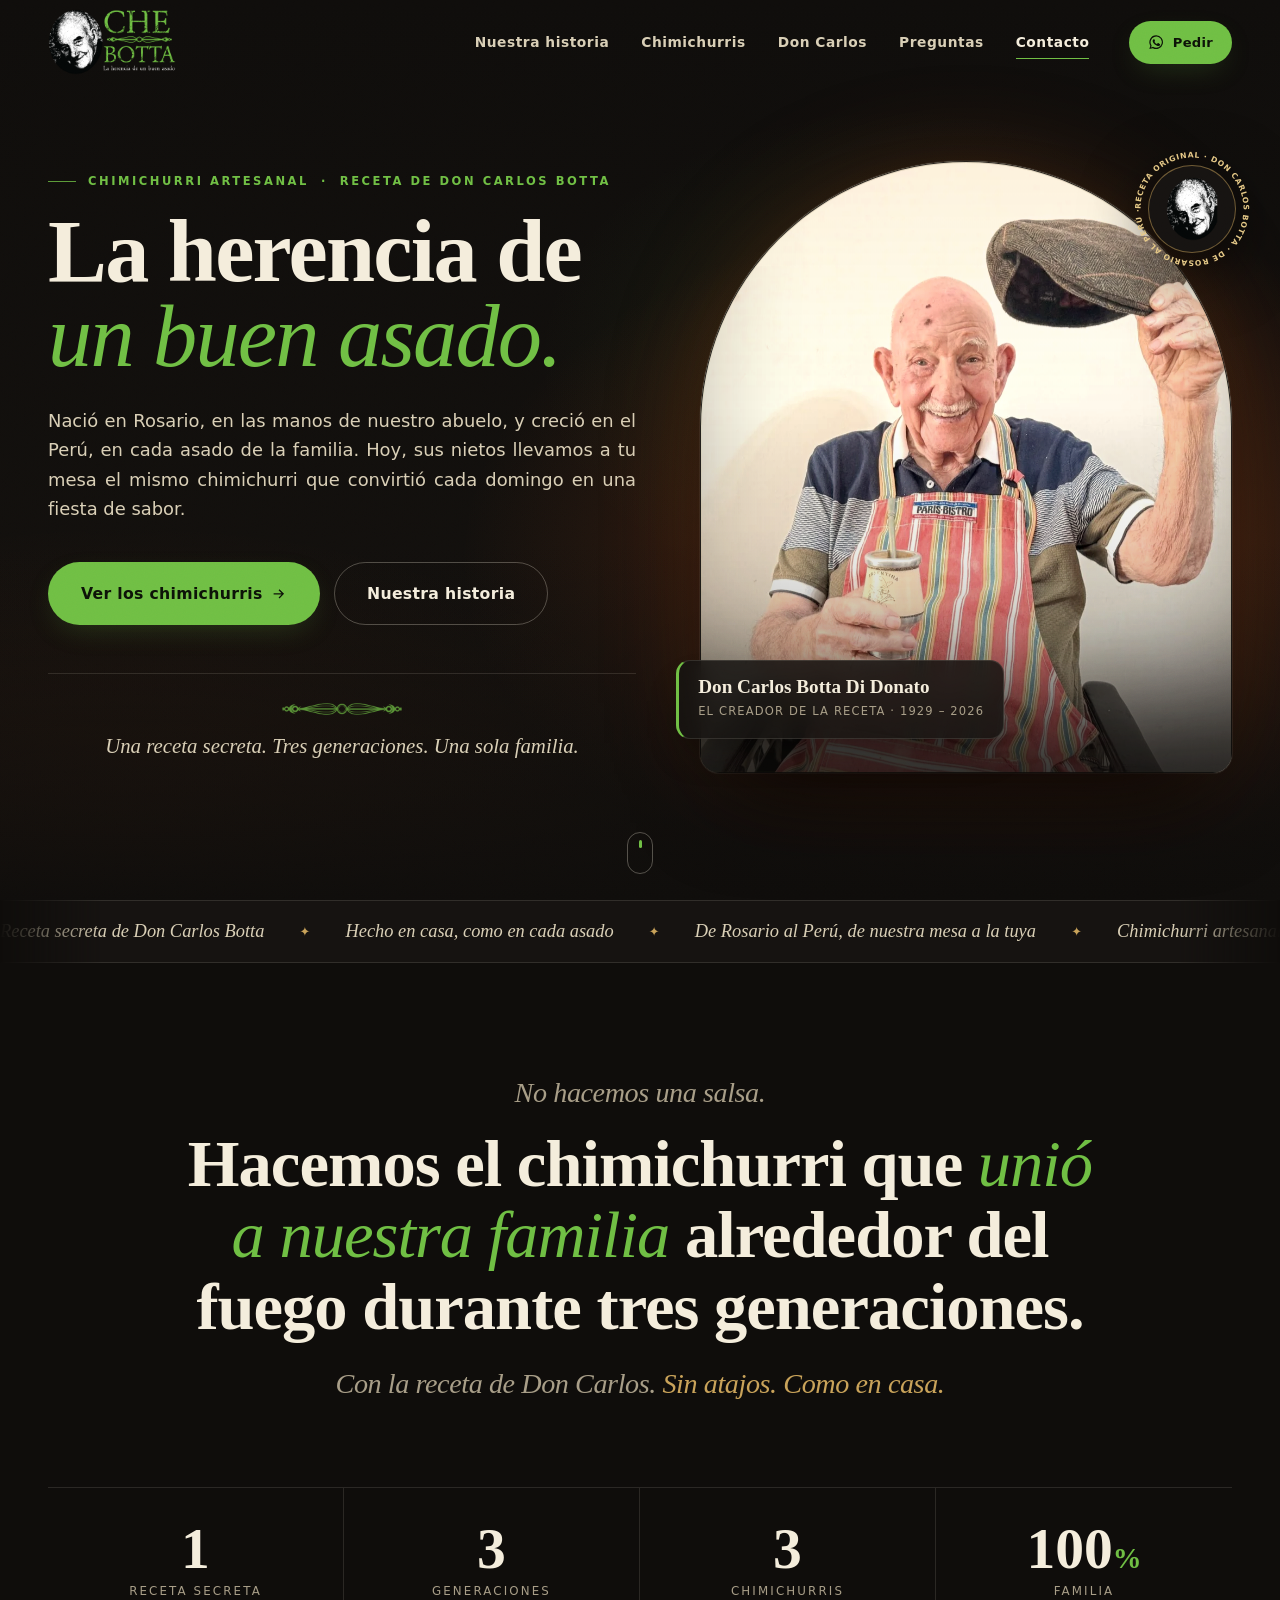
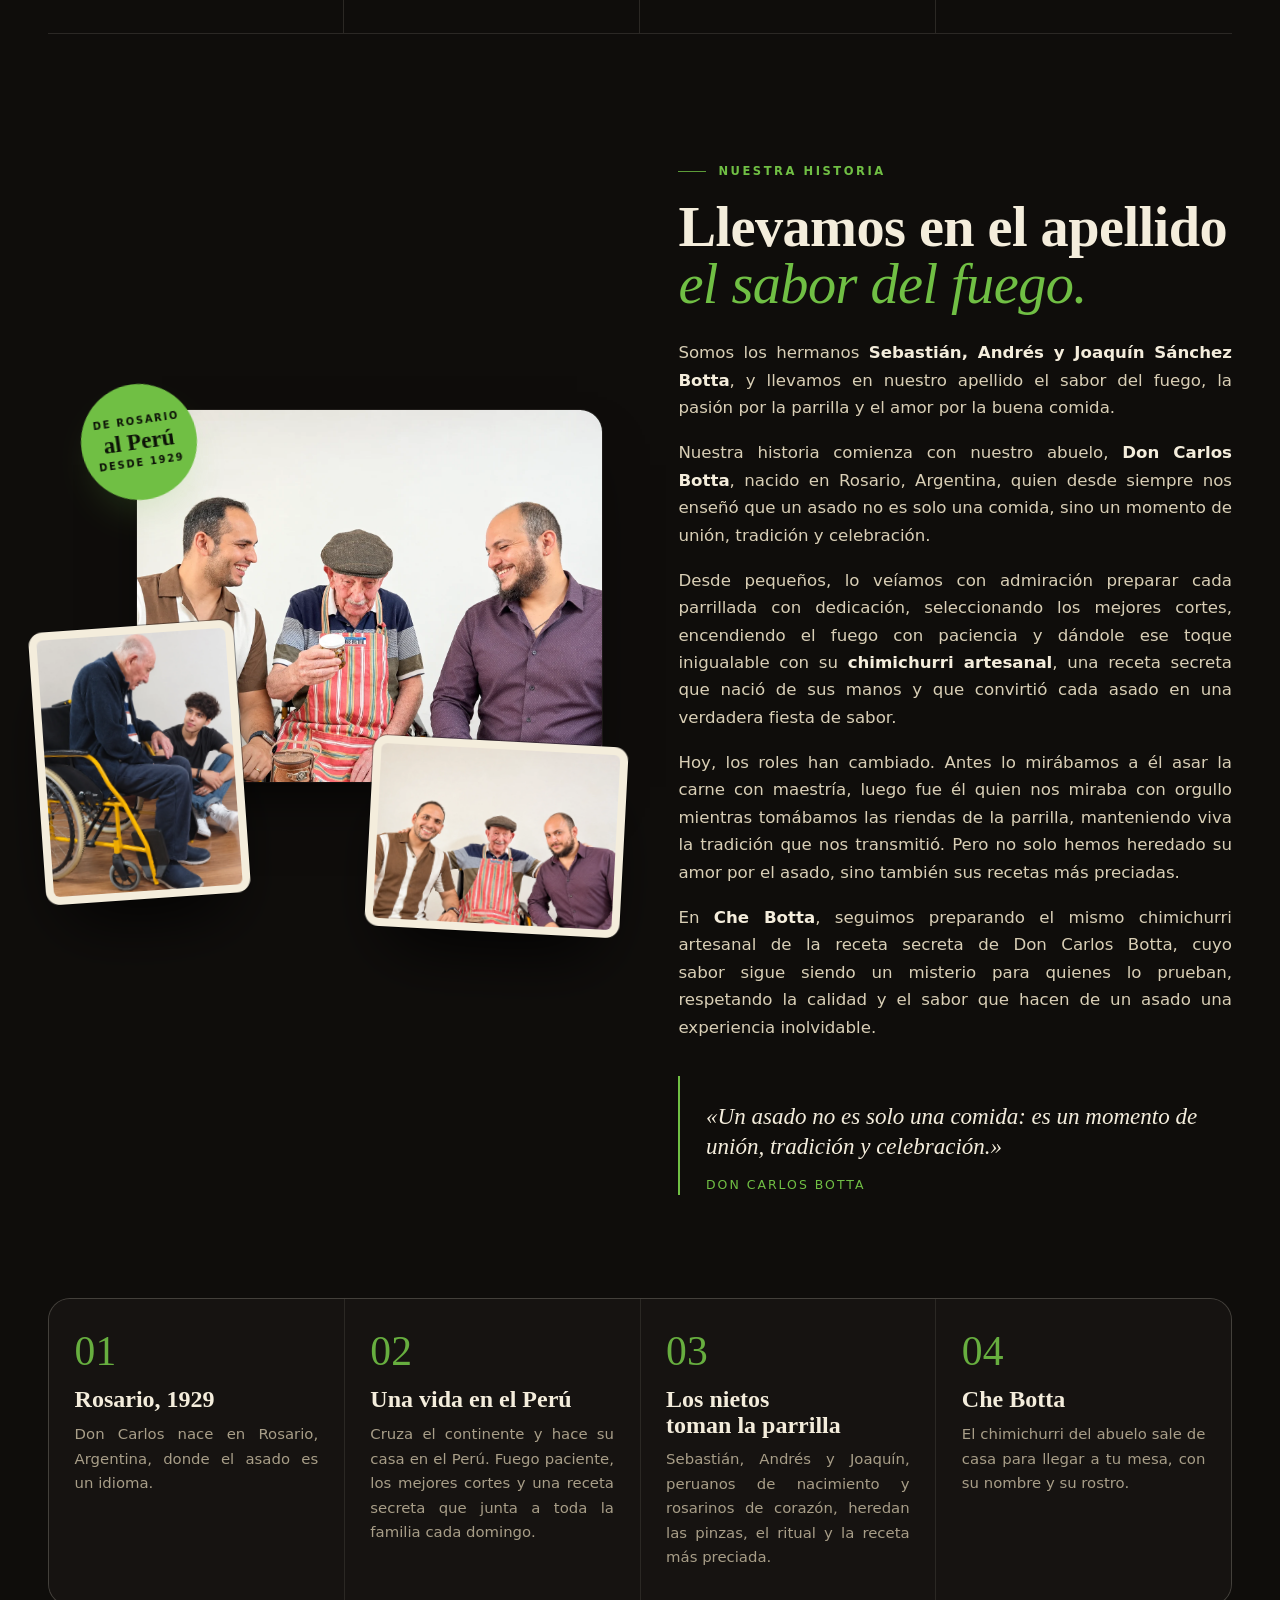
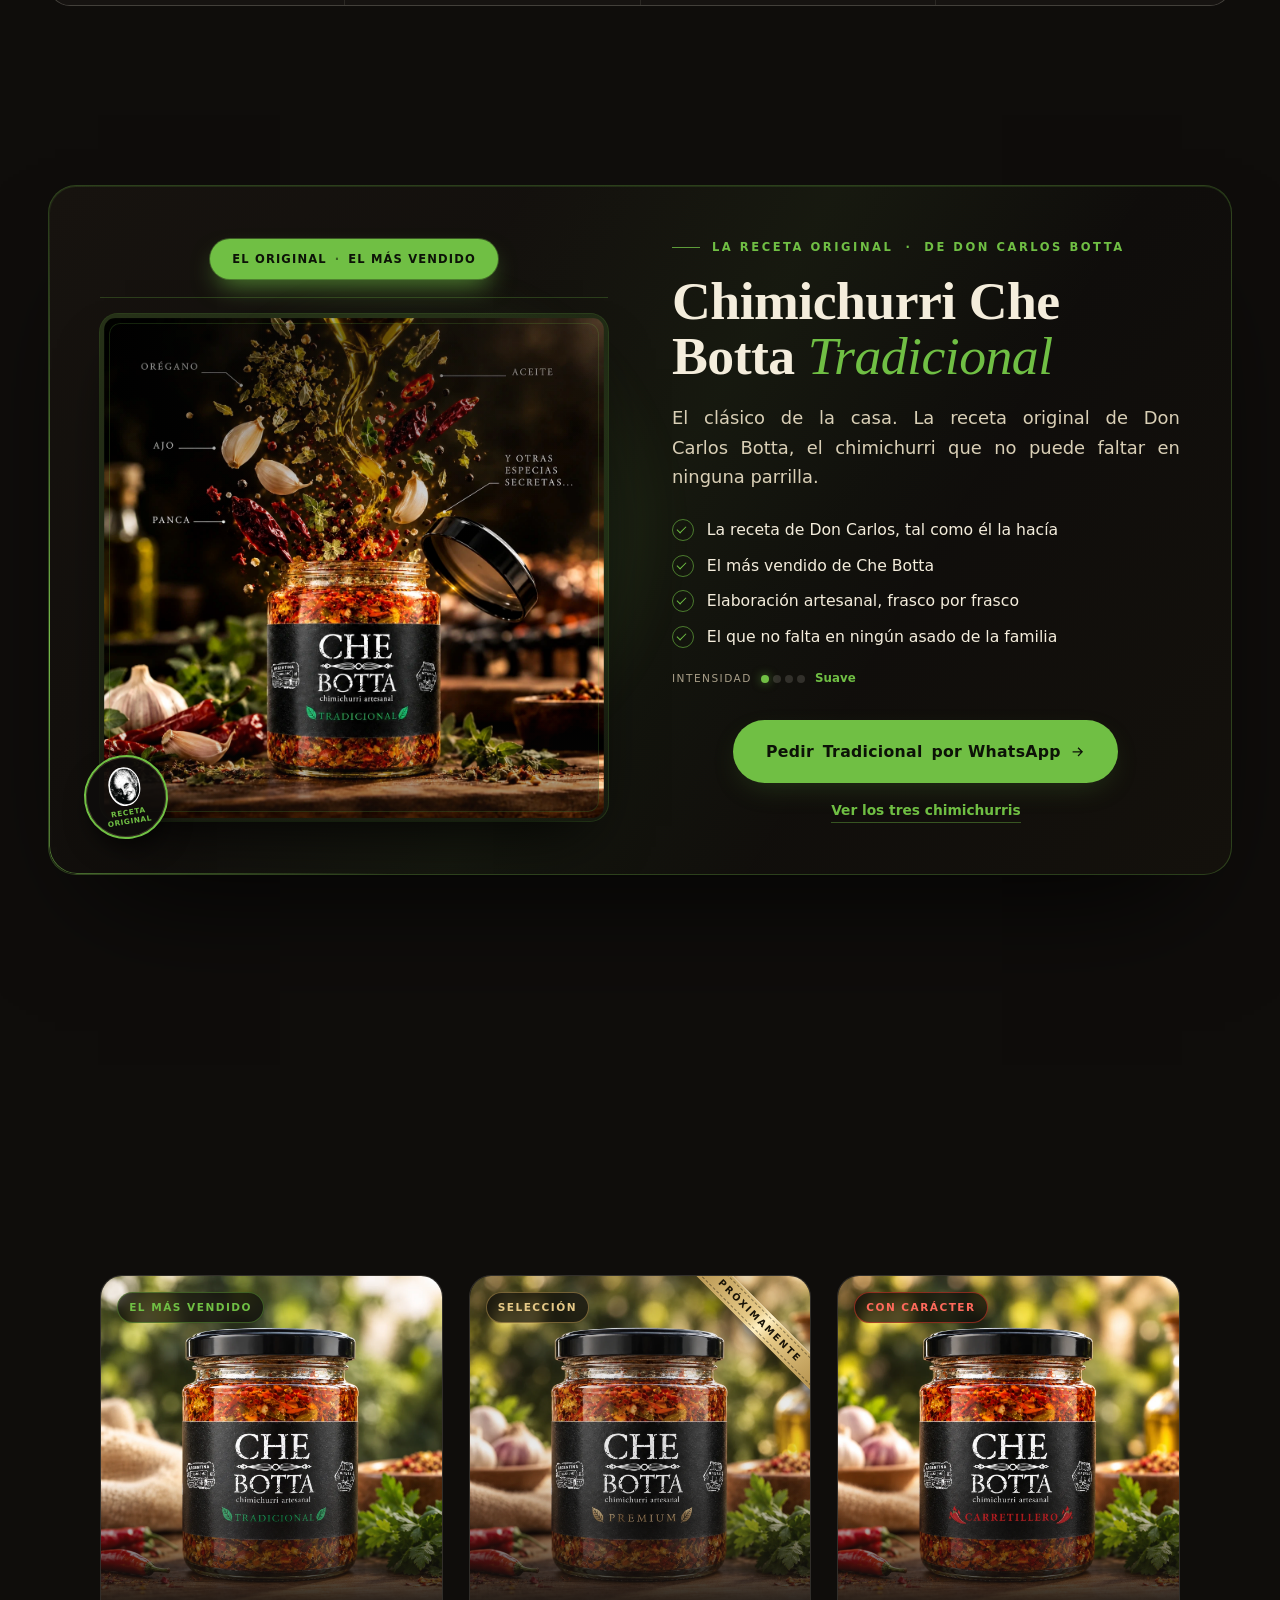
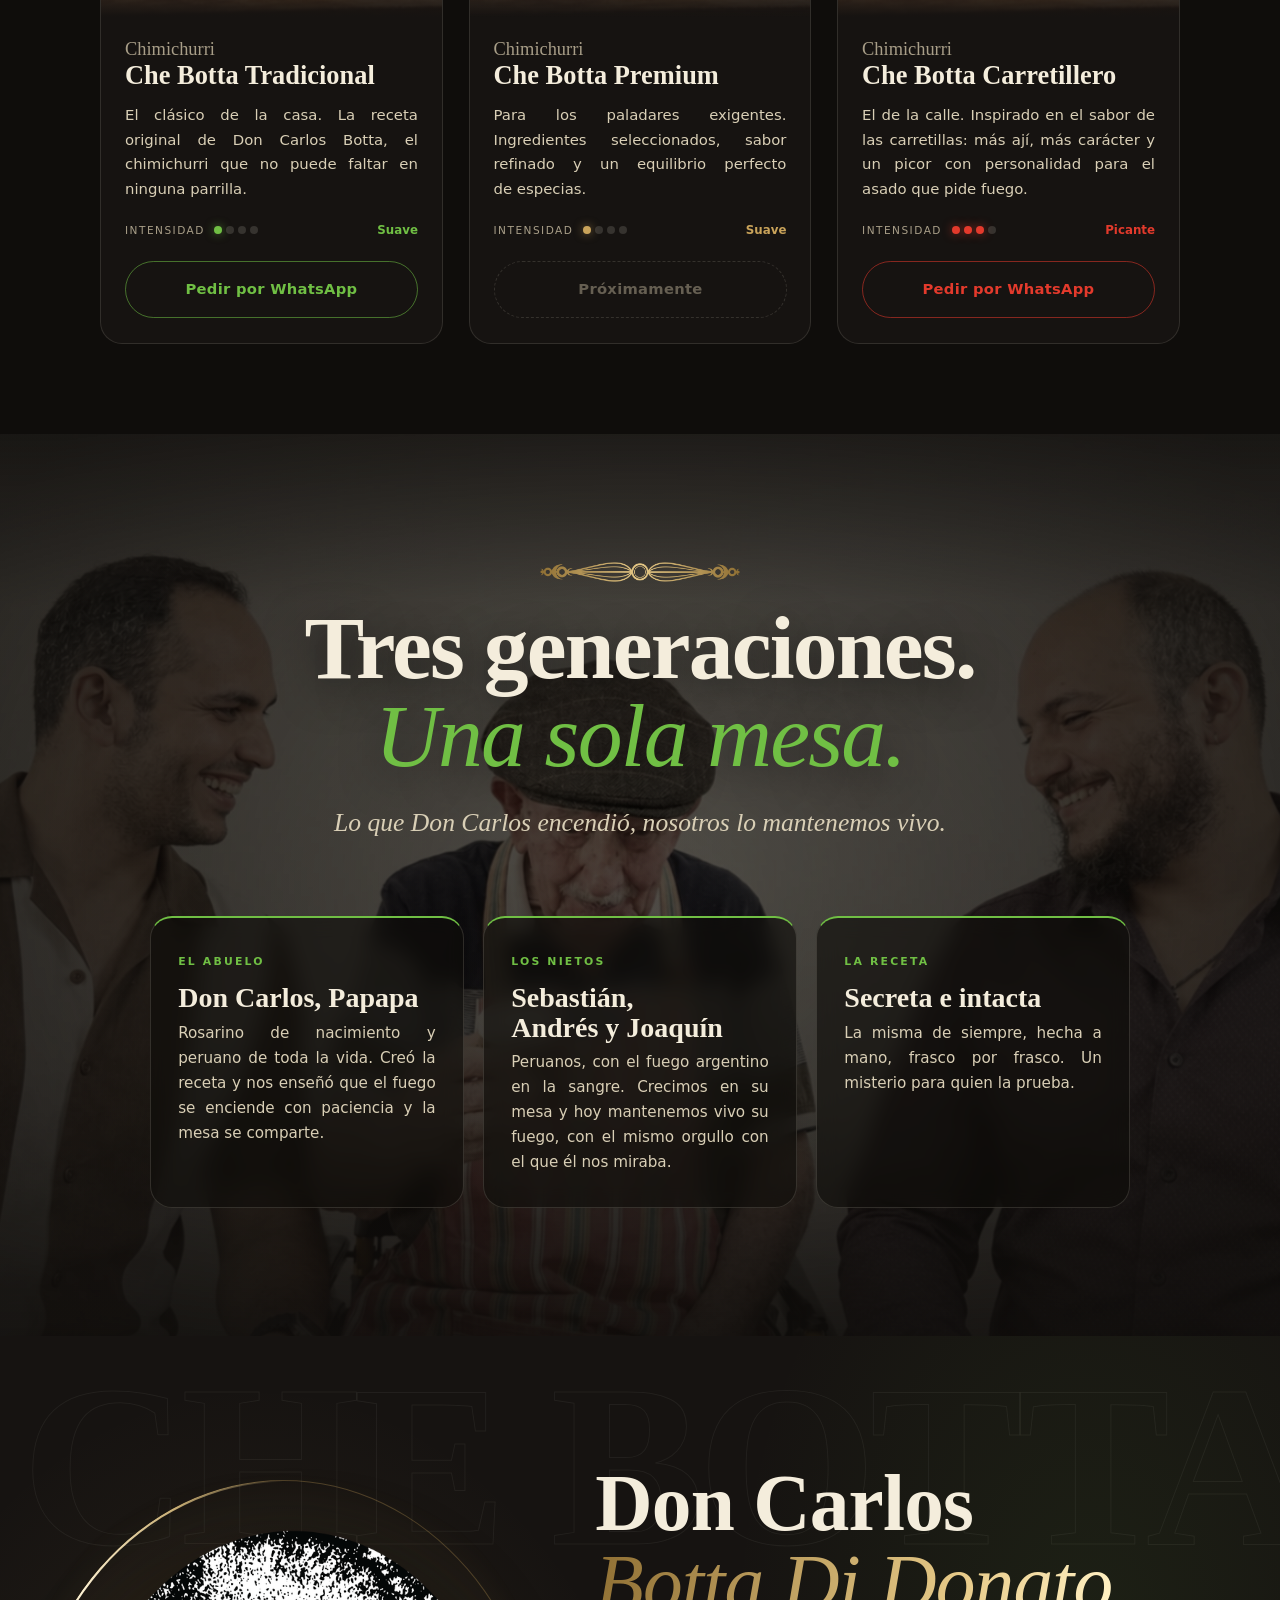
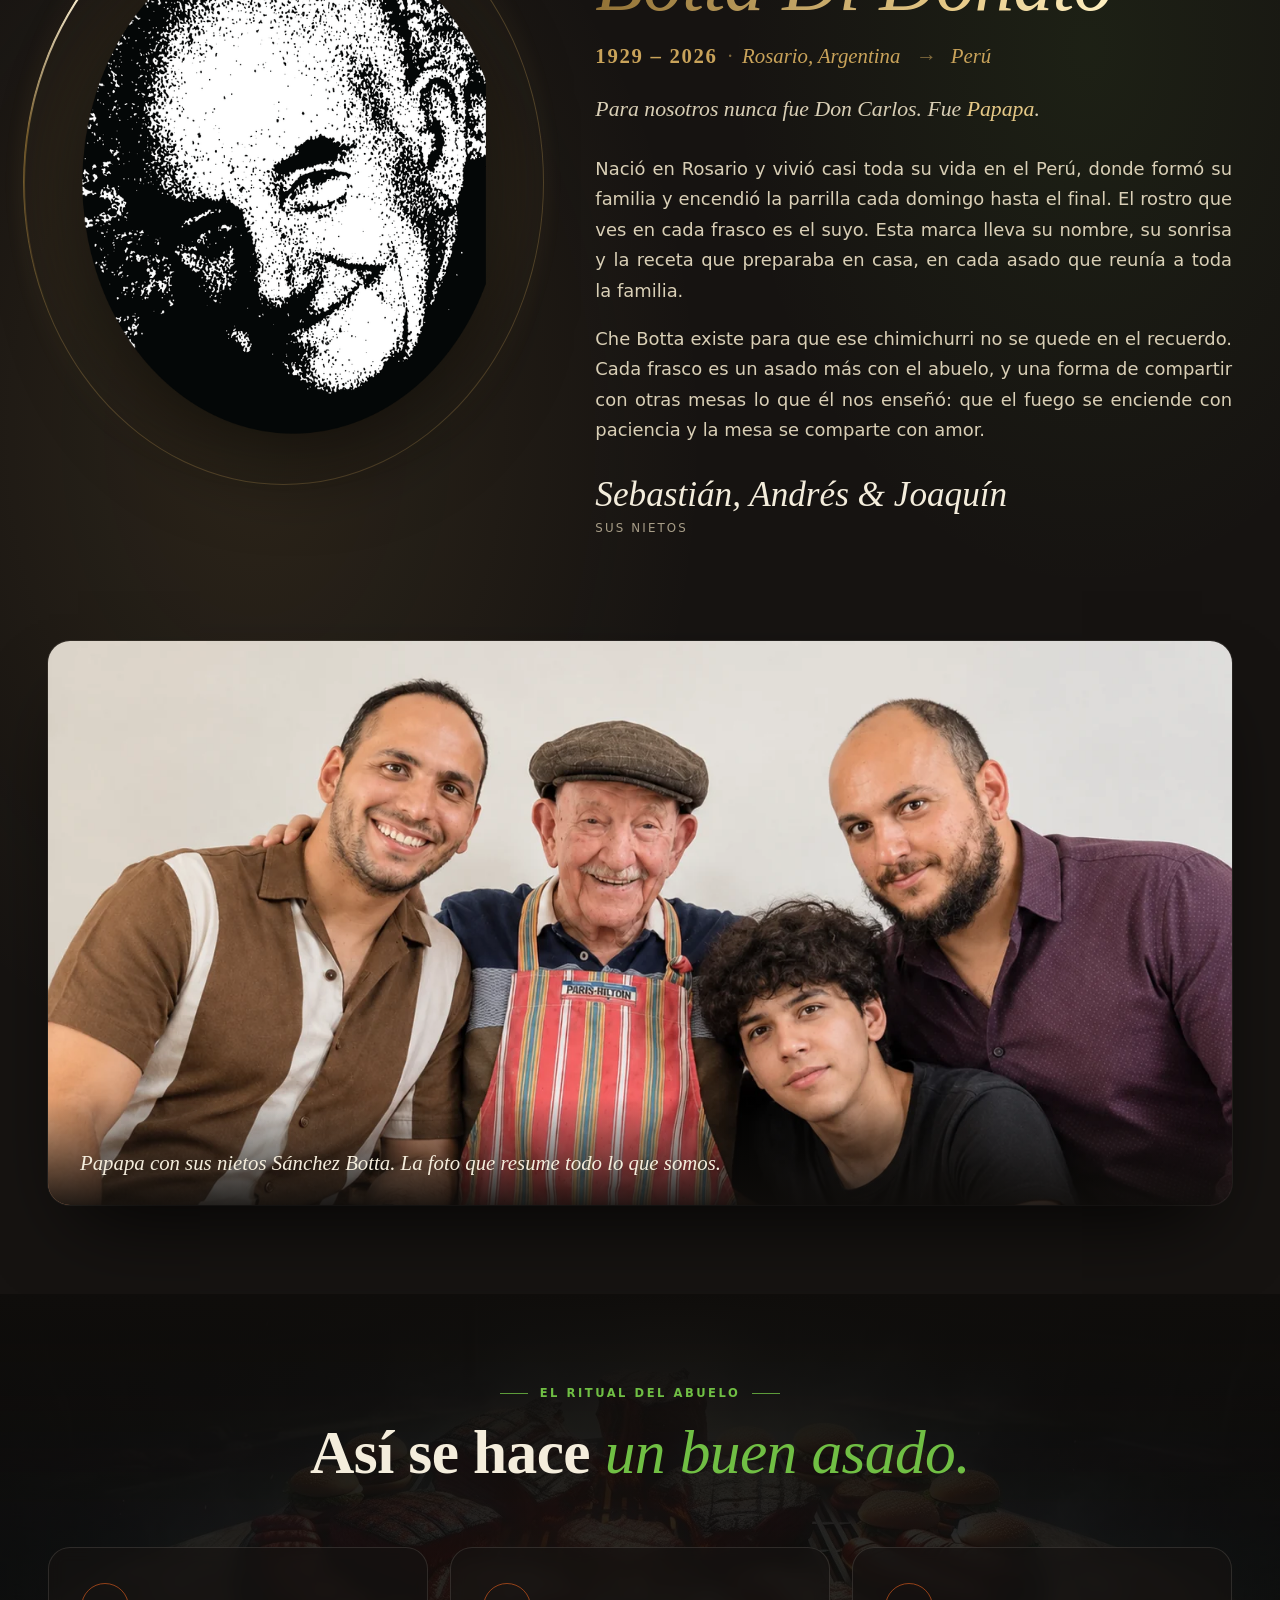
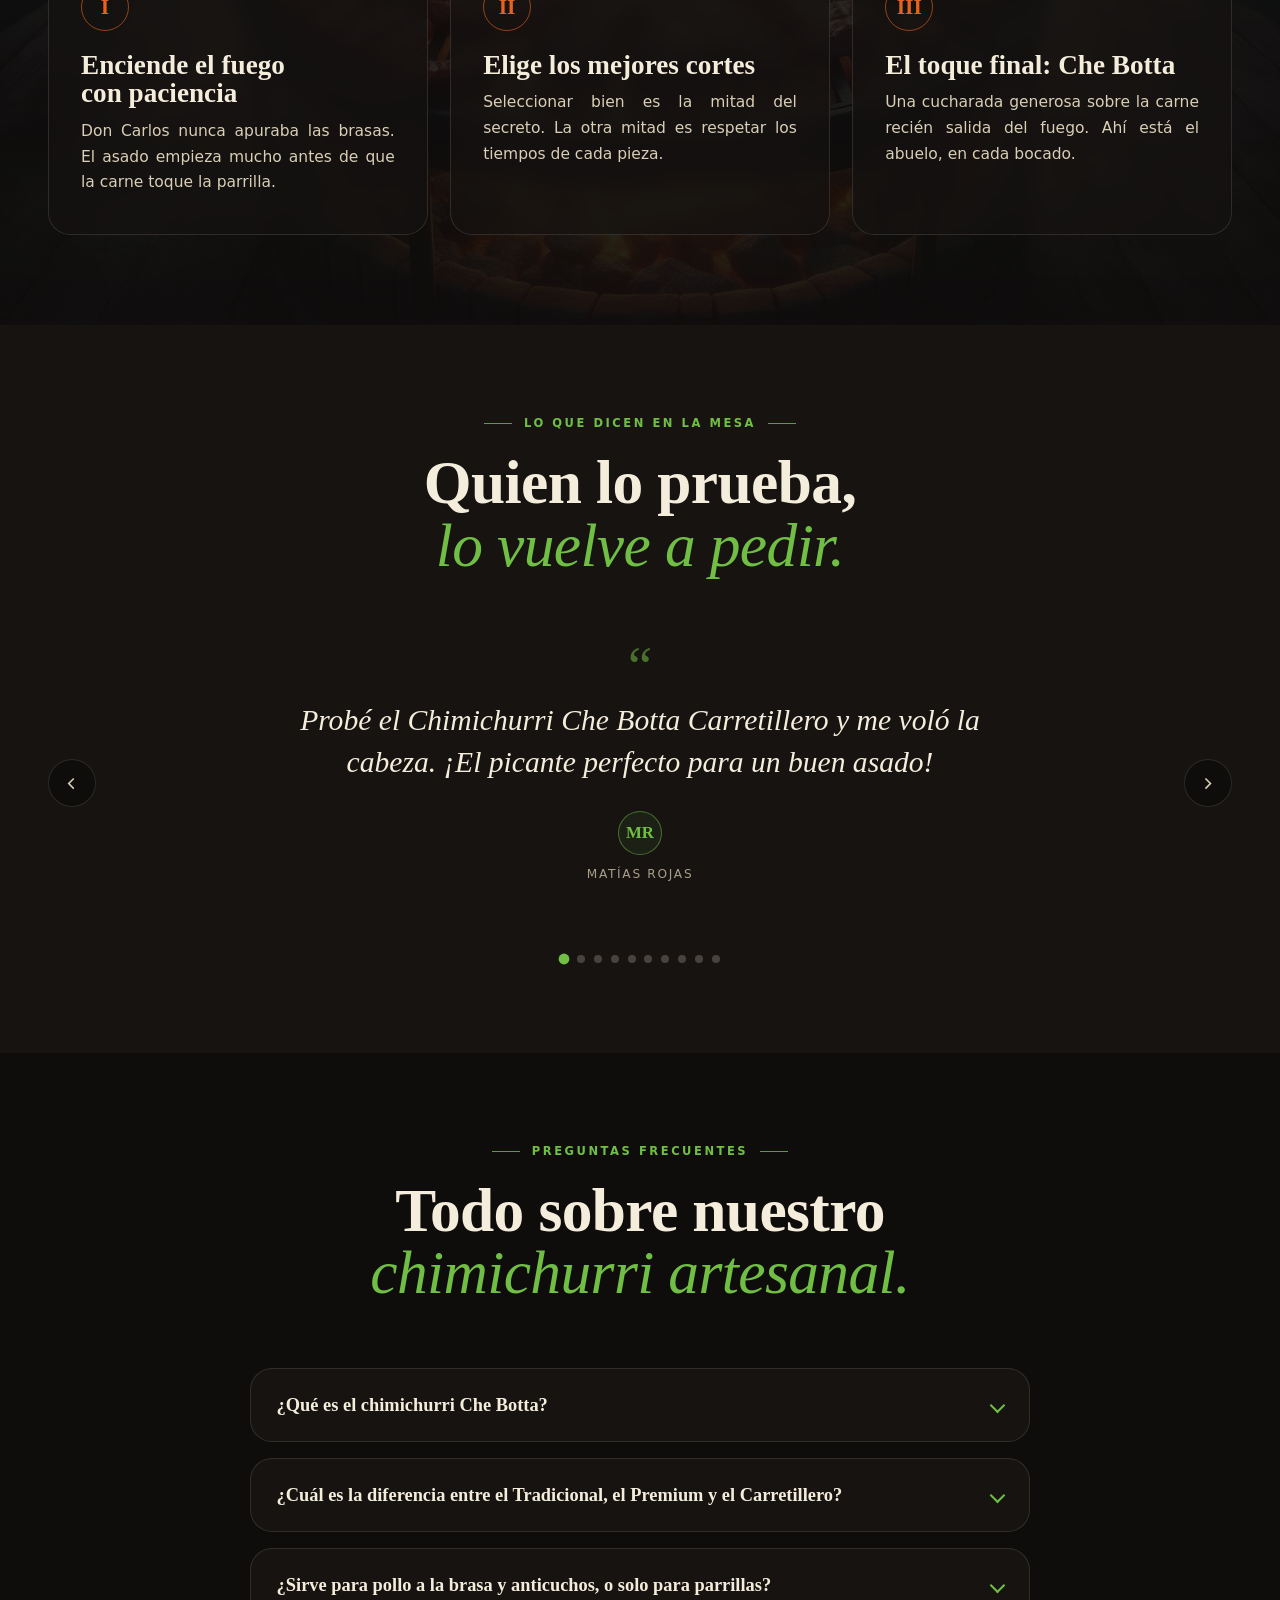
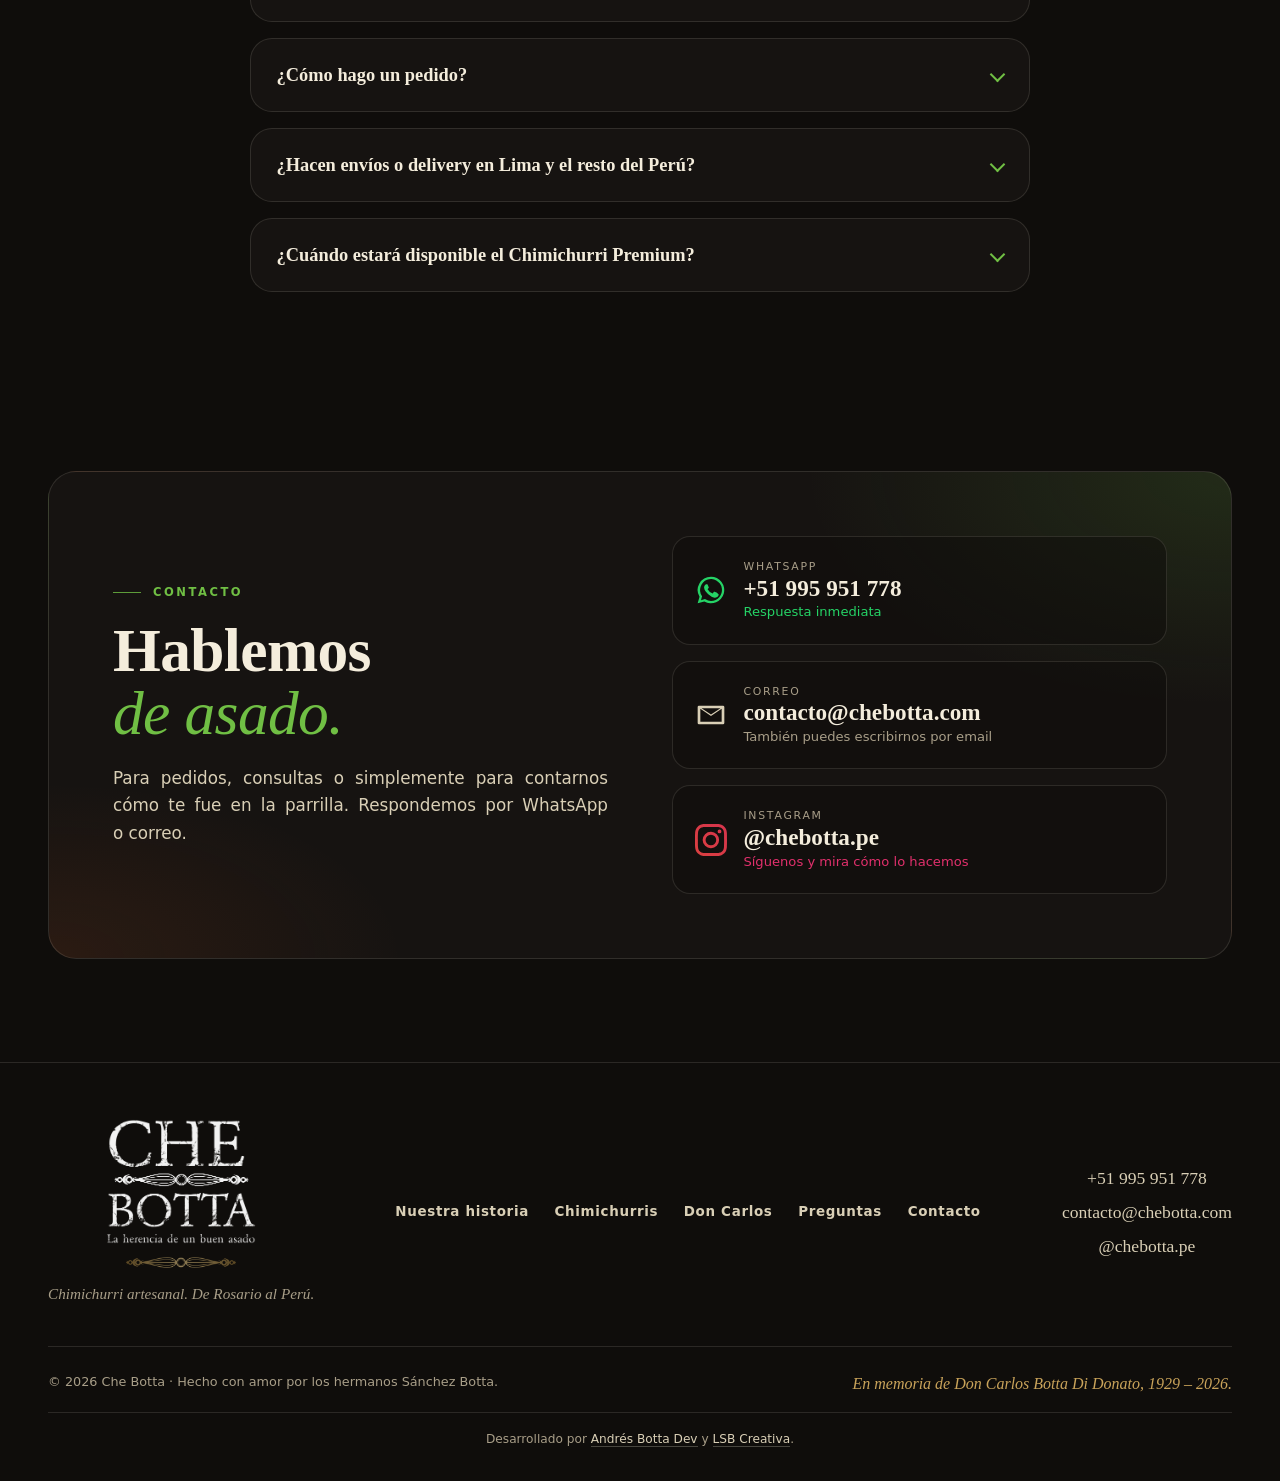
<file: index.html>
<!DOCTYPE html>
<html lang="es-PE">
<head>
  <meta charset="UTF-8">
  <meta name="viewport" content="width=device-width, initial-scale=1.0, viewport-fit=cover">

  <!-- Seguridad: funciona en cualquier hosting, incluido GitHub Pages. -->
  <!-- El bloqueo de "clickjacking" (frame-ancestors / X-Frame-Options) solo -->
  <!-- lo aplican los navegadores desde una cabecera HTTP, no desde <meta>: -->
  <!-- queda resuelto en .htaccess una vez migrado a Hostinger (ver SECURITY.md). -->
  <meta http-equiv="Content-Security-Policy" content="default-src 'self'; script-src 'self'; style-src 'self' 'unsafe-inline' https://fonts.googleapis.com; font-src 'self' https://fonts.gstatic.com; img-src 'self' data:; connect-src 'self'; object-src 'none'; base-uri 'self'; form-action 'none'; upgrade-insecure-requests">
  <meta name="referrer" content="strict-origin-when-cross-origin">

  <title>Chimichurri Artesanal Perú | Che Botta · Receta Original Argentina</title>
  <meta name="description" content="Chimichurri artesanal hecho a mano en Perú con la receta secreta de un abuelo argentino. Tradicional, Premium y Carretillero. Ideal para parrilla, pollo a la brasa y anticuchos. Pide por WhatsApp.">
  <meta name="robots" content="index, follow, max-image-preview:large, max-snippet:-1, max-video-preview:-1">
  <meta name="theme-color" content="#0f0d0b">
  <link rel="canonical" href="https://chebotta.com/">

  <!-- Open Graph -->
  <meta property="og:type" content="website">
  <meta property="og:locale" content="es_PE">
  <meta property="og:site_name" content="Che Botta">
  <meta property="og:title" content="Che Botta · Chimichurri Artesanal Perú · La Herencia de un Buen Asado">
  <meta property="og:description" content="Chimichurri artesanal con la receta secreta de Don Carlos Botta: Tradicional, Premium y Carretillero. De Rosario, Argentina, al Perú. Pide por WhatsApp.">
  <meta property="og:url" content="https://chebotta.com/">
  <meta property="og:image" content="https://chebotta.com/assets/fotos/don-carlos-brindis.webp">
  <meta property="og:image:width" content="1600">
  <meta property="og:image:height" content="1260">
  <meta property="og:image:alt" content="Don Carlos Botta, creador del chimichurri artesanal Che Botta">
  <meta name="twitter:card" content="summary_large_image">
  <meta name="twitter:title" content="Che Botta · Chimichurri Artesanal Perú">
  <meta name="twitter:description" content="Chimichurri artesanal con la receta secreta de Don Carlos Botta: Tradicional, Premium y Carretillero. De Rosario, Argentina, al Perú.">
  <meta name="twitter:image" content="https://chebotta.com/assets/fotos/don-carlos-brindis.webp">

  <link rel="icon" type="image/png" href="assets/logo/favicon.png">
  <link rel="apple-touch-icon" href="assets/logo/apple-touch-icon.png">

  <link rel="preconnect" href="https://fonts.googleapis.com">
  <link rel="preconnect" href="https://fonts.gstatic.com" crossorigin>
  <link href="https://fonts.googleapis.com/css2?family=Cormorant+Garamond:ital,wght@0,500;0,600;0,700;1,500;1,600&family=Manrope:wght@400;500;600;700;800&display=swap" rel="stylesheet">

  <link rel="preload" as="image" href="assets/fotos/don-carlos-brindis.webp">
  <link rel="stylesheet" href="css/styles.css">

  <script type="application/ld+json">
  {
    "@context": "https://schema.org",
    "@graph": [
      {
        "@type": "Organization",
        "@id": "https://chebotta.com/#organization",
        "name": "Che Botta",
        "alternateName": "Chimichurri Che Botta",
        "url": "https://chebotta.com/",
        "logo": "https://chebotta.com/assets/logo/che-botta-logo.png",
        "image": "https://chebotta.com/assets/fotos/don-carlos-brindis.webp",
        "description": "Che Botta elabora chimichurri artesanal en Perú siguiendo la receta secreta de Don Carlos Botta, con raíces en Rosario, Argentina.",
        "slogan": "La herencia de un buen asado",
        "email": "contacto@chebotta.com",
        "telephone": "+51995951778",
        "sameAs": ["https://www.instagram.com/chebotta.pe/"],
        "areaServed": {"@type": "Country", "name": "Perú"},
        "knowsLanguage": "es",
        "contactPoint": [{
          "@type": "ContactPoint",
          "telephone": "+51995951778",
          "contactType": "customer service",
          "areaServed": "PE",
          "availableLanguage": "Spanish"
        }],
        "founder": [
          {"@type": "Person", "name": "Sebastián Sánchez Botta"},
          {"@type": "Person", "name": "Andrés Sánchez Botta"},
          {"@type": "Person", "name": "Joaquín Sánchez Botta"}
        ]
      },
      {
        "@type": "Product",
        "name": "Chimichurri Che Botta Tradicional",
        "description": "El clásico de la casa. La receta original de Don Carlos Botta, el chimichurri artesanal que no puede faltar en ninguna parrilla.",
        "image": "https://chebotta.com/assets/productos/tradicional.webp",
        "brand": {"@type": "Brand", "name": "Che Botta"},
        "category": "Chimichurri artesanal",
        "url": "https://chebotta.com/#chimichurris"
      },
      {
        "@type": "Product",
        "name": "Chimichurri Che Botta Premium",
        "description": "Para los paladares exigentes. Ingredientes seleccionados, sabor refinado y un equilibrio perfecto de especias. Próximamente disponible.",
        "image": "https://chebotta.com/assets/productos/premium.webp",
        "brand": {"@type": "Brand", "name": "Che Botta"},
        "category": "Chimichurri artesanal",
        "url": "https://chebotta.com/#chimichurris"
      },
      {
        "@type": "Product",
        "name": "Chimichurri Che Botta Carretillero",
        "description": "El de la calle. Inspirado en el sabor de las carretillas: más ají, más carácter y un picor con personalidad para el asado que pide fuego.",
        "image": "https://chebotta.com/assets/productos/carretillero.webp",
        "brand": {"@type": "Brand", "name": "Che Botta"},
        "category": "Chimichurri artesanal picante",
        "url": "https://chebotta.com/#chimichurris"
      },
      {
        "@type": "FAQPage",
        "mainEntity": [
          {
            "@type": "Question",
            "name": "¿Qué es el chimichurri Che Botta?",
            "acceptedAnswer": {"@type": "Answer", "text": "Es el chimichurri artesanal hecho con la receta secreta de Don Carlos Botta, nacido en Rosario, Argentina, y de toda una vida en el Perú. Hoy sus nietos, Sebastián, Andrés y Joaquín Sánchez Botta, lo siguen preparando a mano, frasco por frasco, con la misma receta de siempre."}
          },
          {
            "@type": "Question",
            "name": "¿Cuál es la diferencia entre el Tradicional, el Premium y el Carretillero?",
            "acceptedAnswer": {"@type": "Answer", "text": "El Tradicional es el original de Don Carlos, suave y el más vendido. El Premium es una selección de ingredientes con sabor más refinado. El Carretillero tiene más ají y más carácter, inspirado en el sabor de las carretillas, para quienes buscan un chimichurri picante."}
          },
          {
            "@type": "Question",
            "name": "¿Sirve para pollo a la brasa y anticuchos, o solo para parrillas?",
            "acceptedAnswer": {"@type": "Answer", "text": "Sirve para cualquier preparación a la parrilla o a las brasas: asados, parrilladas, pollo a la brasa, anticuchos y carnes en general. Es un acompañamiento clásico de la parrilla argentina que también combina muy bien con los platos peruanos a la brasa."}
          },
          {
            "@type": "Question",
            "name": "¿Cómo hago un pedido?",
            "acceptedAnswer": {"@type": "Answer", "text": "Escribiéndonos por WhatsApp al +51 995 951 778. Ahí te contamos disponibilidad, precio y coordinamos la entrega."}
          },
          {
            "@type": "Question",
            "name": "¿Hacen envíos o delivery en Lima y el resto del Perú?",
            "acceptedAnswer": {"@type": "Answer", "text": "Coordinamos la entrega según tu ubicación. Escríbenos por WhatsApp para confirmar disponibilidad y envío a tu zona."}
          },
          {
            "@type": "Question",
            "name": "¿Cuándo estará disponible el Chimichurri Premium?",
            "acceptedAnswer": {"@type": "Answer", "text": "Muy pronto. Escríbenos por WhatsApp y te avisamos apenas esté disponible para pedidos."}
          }
        ]
      }
    ]
  }
  </script>
</head>
<body>

  <!-- Intro de marca -->
  <div class="intro" id="intro" aria-hidden="true">
    <img src="assets/logo/che-botta-logo-blanco.png" alt="" width="220" height="184">
  </div>

  <a class="skip-link" href="#historia">Ir al contenido</a>

  <!-- ============ HEADER ============ -->
  <header class="site-header" id="top">
    <div class="container header-inner">
      <a href="#top" class="brand" aria-label="Che Botta, inicio">
        <img src="assets/logo/che-botta-logo.png" alt="Che Botta" width="110" height="56">
      </a>

      <nav class="nav" id="nav" aria-label="Principal">
        <a href="#historia">Nuestra historia</a>
        <a href="#chimichurris">Chimichurris</a>
        <a href="#don-carlos">Don Carlos</a>
        <a href="#preguntas">Preguntas</a>
        <a href="#contacto">Contacto</a>
        <a class="btn btn--small btn--primary nav-cta" href="https://wa.me/51995951778?text=Hola%2C%20Che%20Botta%20%F0%9F%98%89%0ADeseo%20informaci%C3%B3n%20sobre%20sus%20chimichurris" target="_blank" rel="noopener noreferrer">
          <svg class="ico" viewBox="0 0 24 24" aria-hidden="true"><path d="M12 2a10 10 0 0 0-8.6 15.1L2 22l5-1.3A10 10 0 1 0 12 2Zm0 18.2a8.2 8.2 0 0 1-4.2-1.2l-.3-.2-3 .8.8-2.9-.2-.3A8.2 8.2 0 1 1 12 20.2Zm4.5-6.1c-.2-.1-1.5-.7-1.7-.8s-.4-.1-.6.1-.6.8-.8 1-.3.2-.5.1a6.7 6.7 0 0 1-3.3-2.9c-.3-.4.2-.4.7-1.3a.5.5 0 0 0 0-.4l-.8-1.8c-.2-.5-.4-.4-.6-.4h-.5a1 1 0 0 0-.7.3 3 3 0 0 0-.9 2.2 5.2 5.2 0 0 0 1.1 2.8 12 12 0 0 0 4.6 4c1.7.7 2.4.8 3.2.7a2.8 2.8 0 0 0 1.8-1.3 2.2 2.2 0 0 0 .2-1.3c-.1-.1-.3-.2-.5-.3Z"/></svg>
          Pedir
        </a>
      </nav>

      <button class="menu-toggle" id="menuToggle" aria-label="Abrir menú" aria-expanded="false" aria-controls="nav">
        <span></span><span></span><span></span>
      </button>
    </div>
  </header>

  <main>

    <!-- ============ HERO ============ -->
    <section class="hero" aria-labelledby="hero-title">
      <div class="hero__glow" aria-hidden="true"></div>
      <div class="embers" id="embers" aria-hidden="true"></div>

      <div class="container hero__grid">
        <div class="hero__copy">
          <p class="eyebrow eyebrow--split reveal"><span>Chimichurri artesanal</span><i>·</i><span>Receta de Don Carlos Botta</span></p>
          <h1 id="hero-title" class="hero__title reveal" style="--d:.1s">
            <span style="white-space:nowrap">La herencia de</span><br>
            <em>un buen asado.</em>
          </h1>
          <p class="hero__lead reveal" style="--d:.2s">
            Nació en Rosario, en las manos de nuestro abuelo, y creció en el Perú, en cada asado de la familia.
            Hoy, sus nietos llevamos a tu mesa el mismo chimichurri que convirtió cada domingo en una fiesta de sabor.
          </p>
          <div class="hero__actions reveal" style="--d:.3s">
            <a class="btn btn--primary btn--lg" href="#chimichurris">Ver los chimichurris <svg class="arrow" viewBox="0 0 24 24" aria-hidden="true"><path fill="currentColor" d="M13 5l7 7-7 7-1.4-1.4 4.6-4.6H4v-2h12.2l-4.6-4.6L13 5z"/></svg></a>
            <a class="btn btn--ghost btn--lg" href="#historia">Nuestra historia</a>
          </div>
          <div class="hero__trust reveal" style="--d:.4s">
            <span class="ornament ornament--sm" aria-hidden="true"></span>
            <p><span>Una receta secreta.</span> <span>Tres generaciones.</span> <span>Una sola familia.</span></p>
          </div>
        </div>

        <figure class="hero__figure reveal" style="--d:.25s">
          <div class="hero__photo" data-parallax="0.05">
            <img src="assets/fotos/don-carlos-brindis.webp" alt="Don Carlos Botta brindando y levantando su gorra, con delantal de rayas" width="1600" height="1260" fetchpriority="high">
          </div>

          <!-- Sello giratorio -->
          <div class="seal" aria-hidden="true">
            <svg viewBox="0 0 200 200" class="seal__ring">
              <defs><path id="sealPath" d="M100,100 m-78,0 a78,78 0 1,1 156,0 a78,78 0 1,1 -156,0"/></defs>
              <text class="seal__text"><textPath href="#sealPath" textLength="490" lengthAdjust="spacing">RECETA ORIGINAL · DON CARLOS BOTTA · DE ROSARIO AL PERÚ · </textPath></text>
            </svg>
            <img class="seal__face" src="assets/logo/retrato-don-carlos.png" alt="" width="64" height="80">
          </div>

          <figcaption class="hero__caption">
            <div>
              <strong>Don Carlos Botta Di Donato</strong>
              <span>El creador de la receta · <span class="nowrap">1929 – 2026</span></span>
            </div>
          </figcaption>
        </figure>
      </div>

      <a class="scroll-cue" href="#manifiesto" aria-label="Bajar">
        <span></span>
      </a>
    </section>

    <!-- ============ MARQUEE ============ -->
    <div class="marquee" aria-hidden="true">
      <div class="marquee__track">
        <span>Receta secreta de Don Carlos Botta</span><i>✦</i>
        <span>Hecho en casa, como en cada asado</span><i>✦</i>
        <span>De Rosario al Perú, de nuestra mesa a la tuya</span><i>✦</i>
        <span>Chimichurri artesanal</span><i>✦</i>
        <span>Tradicional · Premium · Carretillero</span><i>✦</i>
        <span>Receta secreta de Don Carlos Botta</span><i>✦</i>
        <span>Hecho en casa, como en cada asado</span><i>✦</i>
        <span>De Rosario al Perú, de nuestra mesa a la tuya</span><i>✦</i>
        <span>Chimichurri artesanal</span><i>✦</i>
        <span>Tradicional · Premium · Carretillero</span><i>✦</i>
      </div>
    </div>

    <!-- ============ MANIFIESTO ============ -->
    <section class="section manifiesto" id="manifiesto" aria-label="Manifiesto Che Botta">
      <div class="container">
        <p class="manifiesto__line manifiesto__line--sm reveal">No hacemos una salsa.</p>
        <p class="manifiesto__line reveal" style="--d:.1s">
          Hacemos el chimichurri<br class="br-m"> que <em>unió a nuestra familia</em><br class="br-m"> alrededor del fuego<br class="br-m"> durante tres generaciones.
        </p>
        <p class="manifiesto__line manifiesto__line--sm reveal" style="--d:.2s">Con la receta de Don Carlos. <span>Sin atajos. Como en casa.</span></p>

        <ul class="facts reveal" style="--d:.3s" aria-label="Datos de la marca">
          <li><strong>1</strong><span>receta secreta</span></li>
          <li><strong>3</strong><span>generaciones</span></li>
          <li><strong>3</strong><span>chimichurris</span></li>
          <li><strong>100<small>%</small></strong><span>familia</span></li>
        </ul>
      </div>
    </section>

    <!-- ============ HISTORIA ============ -->
    <section class="section historia" id="historia" aria-labelledby="historia-title">
      <div class="container historia__grid">
        <div class="historia__photos reveal">
          <figure class="photo photo--main">
            <img src="assets/fotos/risas-che-botta.webp" alt="Don Carlos Botta riendo junto a sus nietos Andrés y Sebastián" width="1433" height="1098" loading="lazy">
          </figure>
          <figure class="photo photo--secondary">
            <img src="assets/fotos/retrato-che-botta.webp" alt="Andrés, Don Carlos y Sebastián posando juntos" width="1433" height="1098" loading="lazy">
          </figure>
          <figure class="photo photo--third">
            <img src="assets/fotos/joaquin-papapa-che-botta.webp" alt="Joaquín sentado en el suelo junto a su abuelo Don Carlos" width="1086" height="1448" loading="lazy">
          </figure>
          <div class="photo__badge" aria-hidden="true">
            <span>De Rosario</span><strong>al Perú</strong><span>desde 1929</span>
          </div>
        </div>

        <div class="historia__copy">
          <p class="eyebrow reveal">Nuestra historia</p>
          <h2 id="historia-title" class="section-title reveal" style="--d:.05s">
            Llevamos en el apellido<br><em>el sabor del fuego.</em>
          </h2>

          <div class="prose reveal" style="--d:.1s">
            <p>Somos los hermanos <strong>Sebastián, Andrés y Joaquín Sánchez Botta</strong>, y llevamos en nuestro apellido el sabor del fuego, la pasión por la parrilla y el amor por la buena comida.</p>
            <p>Nuestra historia comienza con nuestro abuelo, <strong>Don Carlos Botta</strong>, nacido en Rosario, Argentina, quien desde siempre nos enseñó que un asado no es solo una comida, sino un momento de unión, tradición y celebración.</p>
            <p>Desde pequeños, lo veíamos con admiración preparar cada parrillada con dedicación, seleccionando los mejores cortes, encendiendo el fuego con paciencia y dándole ese toque inigualable con su <strong>chimichurri artesanal</strong>, una receta secreta que nació de sus manos y que convirtió cada asado en una verdadera fiesta de sabor.</p>
            <p>Hoy, los roles han cambiado. Antes lo mirábamos a él asar la carne con maestría, luego fue él quien nos miraba con orgullo mientras tomábamos las riendas de la parrilla, manteniendo viva la tradición que nos transmitió. Pero no solo hemos heredado su amor por el asado, sino también sus recetas más preciadas.</p>
            <p>En <strong>Che Botta</strong>, seguimos preparando el mismo chimichurri artesanal de la receta secreta de Don Carlos Botta, cuyo sabor sigue siendo un misterio para quienes lo prueban, respetando la calidad y el sabor que hacen de un asado una experiencia inolvidable.</p>
          </div>

          <blockquote class="pull-quote reveal" style="--d:.15s">
            <p>«Un asado no es solo una comida: es un momento de unión, tradición y celebración.»</p>
            <cite>Don Carlos Botta</cite>
          </blockquote>
        </div>
      </div>

      <!-- Capítulos -->
      <div class="container">
        <ol class="chapters reveal" aria-label="Capítulos de la historia">
          <li>
            <span class="chapters__num">01</span>
            <h3>Rosario, 1929</h3>
            <p>Don Carlos nace en Rosario, Argentina, donde el asado es un idioma.</p>
          </li>
          <li>
            <span class="chapters__num">02</span>
            <h3>Una vida en el Perú</h3>
            <p>Cruza el continente y hace su casa en el Perú. Fuego paciente, los mejores cortes y una receta secreta que junta a toda la familia cada domingo.</p>
          </li>
          <li>
            <span class="chapters__num">03</span>
            <h3>Los nietos toman la parrilla</h3>
            <p>Sebastián, Andrés y Joaquín, peruanos de nacimiento y rosarinos de corazón, heredan las pinzas, el ritual y la receta más preciada.</p>
          </li>
          <li>
            <span class="chapters__num">04</span>
            <h3>Che Botta</h3>
            <p>El chimichurri del abuelo sale de casa para llegar a tu mesa, con su nombre y su rostro.</p>
          </li>
        </ol>
      </div>
    </section>

    <!-- ============ CHIMICHURRIS ============ -->
    <section class="section productos" id="chimichurris" aria-labelledby="productos-title">

      <!-- Destacado Premium -->
      <div class="container">
        <article class="premium premium--tradicional reveal" data-product="Chimichurri Che Botta Tradicional">
          <div class="premium__border" aria-hidden="true"></div>
          <div class="premium__glow" aria-hidden="true"></div>

          <div class="premium__visual">
            <div class="premium__kicker">
              <span class="premium__claim"><span>El original</span><i>·</i><span>El más vendido</span></span>
            </div>
            <div class="premium__media">
              <img src="assets/productos/tradicional-ingredientes.webp" alt="Ingredientes del Chimichurri Che Botta Tradicional: orégano, ajo, ají panca, aceite y otras especias secretas de la receta de Don Carlos Botta" width="1254" height="1254" loading="lazy">
            </div>
            <div class="premium__stamp" aria-hidden="true">
              <img src="assets/logo/retrato-don-carlos.png" alt="" width="40" height="50">
              <span>Receta<br>original</span>
            </div>
          </div>

          <div class="premium__body">
            <p class="eyebrow eyebrow--split"><span>La receta original</span><i>·</i><span>de Don Carlos Botta</span></p>
            <h2 id="productos-title" class="premium__title">Chimichurri Che Botta <em>Tradicional</em></h2>
            <p class="premium__lead">El clásico de la casa. La receta original de Don Carlos Botta, el chimichurri que no puede faltar en ninguna parrilla.</p>
            <ul class="premium__list">
              <li><i></i>La receta de Don Carlos, tal como él la hacía</li>
              <li><i></i>El más vendido de Che Botta</li>
              <li><i></i>Elaboración artesanal, frasco por frasco</li>
              <li><i></i>El que no falta en ningún asado de la familia</li>
            </ul>
            <div class="heat heat--premium" aria-label="Intensidad: suave">
              <span class="heat__label">Intensidad</span>
              <span class="heat__dots"><i class="on"></i><i></i><i></i><i></i></span>
              <span class="heat__name">Suave</span>
            </div>
            <div class="premium__actions">
              <a class="btn btn--primary btn--lg" href="#" data-wa target="_blank" rel="noopener noreferrer">Pedir <span class="btn__opt">Tradicional </span>por WhatsApp <svg class="arrow" viewBox="0 0 24 24" aria-hidden="true"><path fill="currentColor" d="M13 5l7 7-7 7-1.4-1.4 4.6-4.6H4v-2h12.2l-4.6-4.6L13 5z"/></svg></a>
              <a class="premium__more" href="#todos">Ver los tres chimichurris</a>
            </div>
          </div>
        </article>
      </div>

      <div class="container" id="todos">
        <div class="section-head section-head--center productos__head">
          <span class="ornament reveal" aria-hidden="true"></span>
          <p class="eyebrow reveal">Nuestros chimichurris</p>
          <h2 class="section-title reveal" style="--d:.05s">
            Una receta. <em>Tres chimichurris.</em>
          </h2>
          <p class="section-lead reveal" style="--d:.1s">
            Del tradicional que no falta en ninguna mesa al carretillero con más carácter. Todos parten de la misma receta secreta de Don Carlos Botta.
          </p>
        </div>

        <div class="productos__grid">
          <article class="product reveal" data-product="Chimichurri Che Botta Tradicional">
            <div class="product__media">
              <img src="assets/productos/tradicional.webp" alt="Frasco de Chimichurri Che Botta Tradicional, chimichurri artesanal peruano con receta original argentina" width="1254" height="1254" loading="lazy">
              <span class="product__tag">El más vendido</span>
              <div class="fx fx--herb" data-fx="herb" aria-hidden="true"></div>
              <div class="fx-stamp" aria-hidden="true"><img src="assets/logo/retrato-don-carlos.png" alt="" width="48" height="60"><span>Receta<br>original</span></div>
            </div>
            <div class="product__body">
              <h3>Chimichurri <span>Che Botta Tradicional</span></h3>
              <p>El clásico de la casa. La receta original de Don Carlos Botta, el chimichurri que no puede faltar en ninguna parrilla.</p>
              <div class="heat" aria-label="Intensidad: suave">
                <span class="heat__label">Intensidad</span>
                <span class="heat__dots"><i class="on"></i><i></i><i></i><i></i></span>
                <span class="heat__name">Suave</span>
              </div>
              <a class="btn btn--outline product__cta" href="#" data-wa target="_blank" rel="noopener noreferrer">Pedir por WhatsApp</a>
            </div>
          </article>

          <article class="product product--premium product--soon reveal" style="--d:.08s" data-product="Chimichurri Che Botta Premium">
            <div class="product__media">
              <img src="assets/productos/premium.webp" alt="Frasco de Chimichurri Che Botta Premium, chimichurri gourmet artesanal próximamente disponible" width="1254" height="1254" loading="lazy">
              <span class="product__tag product__tag--gold">Selección</span>
              <span class="product__corner" aria-hidden="true"><span class="product__ribbon">Próximamente</span></span><span class="sr-only">Próximamente</span>
              <div class="fx fx--gold" data-fx="gold" aria-hidden="true"></div>
            </div>
            <div class="product__body">
              <h3>Chimichurri <span>Che Botta Premium</span></h3>
              <p>Para los paladares exigentes. Ingredientes seleccionados, sabor refinado y un equilibrio perfecto de especias.</p>
              <div class="heat" aria-label="Intensidad: suave">
                <span class="heat__label">Intensidad</span>
                <span class="heat__dots"><i class="on"></i><i></i><i></i><i></i></span>
                <span class="heat__name">Suave</span>
              </div>
              <button class="btn btn--outline product__cta" type="button" disabled aria-disabled="true">Próximamente</button>
            </div>
          </article>

          <article class="product product--picante reveal" style="--d:.16s" data-product="Chimichurri Che Botta Carretillero">
            <div class="product__media">
              <img src="assets/productos/carretillero.webp" alt="Frasco de Chimichurri Che Botta Carretillero, chimichurri picante artesanal estilo carretillero peruano" width="1254" height="1254" loading="lazy">
              <span class="product__tag product__tag--fire">Con carácter</span>
              <div class="fx fx--fire" data-fx="fire" aria-hidden="true"></div>
            </div>
            <div class="product__body">
              <h3>Chimichurri <span>Che Botta Carretillero</span></h3>
              <p>El de la calle. Inspirado en el sabor de las carretillas: más ají, más carácter y un picor con personalidad para el asado que pide fuego.</p>
              <div class="heat" aria-label="Intensidad: picante">
                <span class="heat__label">Intensidad</span>
                <span class="heat__dots"><i class="on"></i><i class="on"></i><i class="on"></i><i></i></span>
                <span class="heat__name">Picante</span>
              </div>
              <a class="btn btn--outline product__cta" href="#" data-wa target="_blank" rel="noopener noreferrer">Pedir por WhatsApp</a>
            </div>
          </article>
        </div>
      </div>
    </section>

    <!-- ============ FAMILIA (banda a pantalla completa) ============ -->
    <section class="familia" aria-labelledby="familia-title">
      <div class="familia__bg" aria-hidden="true">
        <img src="assets/fotos/risas-che-botta.webp" alt="" width="1433" height="1098" loading="lazy" data-parallax="-0.08">
      </div>
      <div class="container familia__inner">
        <span class="ornament ornament--gold reveal" aria-hidden="true"></span>
        <h2 id="familia-title" class="familia__title reveal" style="--d:.05s">
          Tres generaciones.<br><em>Una sola mesa.</em>
        </h2>
        <p class="familia__lead reveal" style="--d:.1s">Lo que Don Carlos encendió, nosotros lo mantenemos vivo.</p>

        <ul class="pilares">
          <li class="reveal" style="--d:.15s">
            <span class="pilares__k">El abuelo</span>
            <h3>Don Carlos, Papapa</h3>
            <p>Rosarino de nacimiento y peruano de toda la vida. Creó la receta y nos enseñó que el fuego se enciende con paciencia y la mesa se comparte.</p>
          </li>
          <li class="reveal" style="--d:.25s">
            <span class="pilares__k">Los nietos</span>
            <h3>Sebastián, Andrés y Joaquín</h3>
            <p>Peruanos, con el fuego argentino en la sangre. Crecimos en su mesa y hoy mantenemos vivo su fuego, con el mismo orgullo con el que él nos miraba.</p>
          </li>
          <li class="reveal" style="--d:.35s">
            <span class="pilares__k">La receta</span>
            <h3>Secreta e intacta</h3>
            <p>La misma de siempre, hecha a mano, frasco por frasco. Un misterio para quien la prueba.</p>
          </li>
        </ul>
      </div>
    </section>

    <!-- ============ DON CARLOS ============ -->
    <section class="section homenaje" id="don-carlos" aria-labelledby="homenaje-title">
      <div class="homenaje__bg" aria-hidden="true"></div>
      <div class="container homenaje__grid">
        <div class="homenaje__portrait reveal">
          <img src="assets/logo/retrato-don-carlos.png" alt="Retrato ilustrado de Don Carlos Botta, el que aparece en el logo de Che Botta" width="580" height="720" loading="lazy">
          <div class="homenaje__ring" aria-hidden="true"></div>
        </div>

        <div class="homenaje__copy">
          <p class="eyebrow eyebrow--gold reveal">En memoria de</p>
          <h2 id="homenaje-title" class="section-title section-title--xl reveal" style="--d:.05s">
            Don Carlos<br><em class="gold">Botta Di Donato</em>
          </h2>
          <p class="homenaje__place reveal" style="--d:.1s"><span class="homenaje__years">1929 – 2026</span><span class="homenaje__sep" aria-hidden="true">·</span><span class="homenaje__route">Rosario, Argentina <span class="homenaje__sep" aria-hidden="true">→</span> Perú</span></p>
          <p class="homenaje__apodo reveal" style="--d:.12s">Para nosotros nunca fue Don Carlos. Fue <em>Papapa</em>.</p>

          <div class="prose prose--light reveal" style="--d:.15s">
            <p>Nació en Rosario y vivió casi toda su vida en el Perú, donde formó su familia y encendió la parrilla cada domingo hasta el final. El rostro que ves en cada frasco es el suyo. Esta marca lleva su nombre, su sonrisa y la receta que preparaba en casa, en cada asado que reunía a toda la familia.</p>
            <p>Che Botta existe para que ese chimichurri no se quede en el recuerdo. Cada frasco es un asado más con el abuelo, y una forma de compartir con otras mesas lo que él nos enseñó: que el fuego se enciende con paciencia y la mesa se comparte con amor.</p>
          </div>

          <div class="homenaje__signature reveal" style="--d:.2s">
            <span class="homenaje__firma">Sebastián, Andrés &amp; Joaquín</span>
            <span class="homenaje__firma-sub">Sus nietos</span>
          </div>
        </div>
      </div>

      <div class="container">
        <figure class="homenaje__family reveal">
          <img src="assets/fotos/nietos-papapa-che-botta.webp" alt="Los hermanos Sánchez Botta abrazando a Papapa, Don Carlos Botta, con su delantal de rayas" width="1433" height="1098" loading="lazy">
          <figcaption>Papapa con sus nietos Sánchez Botta. La foto que resume todo lo que somos.</figcaption>
        </figure>
      </div>
    </section>

    <!-- ============ RITUAL ============ -->
    <section class="section ritual" aria-labelledby="ritual-title">
      <div class="ritual__bg" aria-hidden="true">
        <img src="assets/ambiente/parrilla-brasas.webp" alt="" width="1600" height="914" loading="lazy">
      </div>
      <div class="container">
        <div class="section-head section-head--center">
          <p class="eyebrow reveal">El ritual del abuelo</p>
          <h2 id="ritual-title" class="section-title reveal" style="--d:.05s">
            Así se hace <em>un buen asado.</em>
          </h2>
        </div>
        <ol class="ritual__steps">
          <li class="reveal">
            <span class="ritual__num">I</span>
            <h3>Enciende el fuego con paciencia</h3>
            <p>Don Carlos nunca apuraba las brasas. El asado empieza mucho antes de que la carne toque la parrilla.</p>
          </li>
          <li class="reveal" style="--d:.1s">
            <span class="ritual__num">II</span>
            <h3>Elige los mejores cortes</h3>
            <p>Seleccionar bien es la mitad del secreto. La otra mitad es respetar los tiempos de cada pieza.</p>
          </li>
          <li class="reveal" style="--d:.2s">
            <span class="ritual__num">III</span>
            <h3>El toque final: Che Botta</h3>
            <p>Una cucharada generosa sobre la carne recién salida del fuego. Ahí está el abuelo, en cada bocado.</p>
          </li>
        </ol>
      </div>
    </section>

    <!-- ============ TESTIMONIOS ============ -->
    <section class="section testimonios" aria-labelledby="testimonios-title">
      <div class="container">
        <div class="section-head section-head--center">
          <p class="eyebrow reveal">Lo que dicen en la mesa</p>
          <h2 id="testimonios-title" class="section-title reveal" style="--d:.05s">
            Quien lo prueba, <em>lo vuelve a pedir.</em>
          </h2>
        </div>
      </div>

      <div class="container">
        <div class="reviews reveal" style="--d:.1s" data-reviews>
          <button class="reviews__arrow reviews__arrow--prev" type="button" aria-label="Reseña anterior">
            <svg class="ico" viewBox="0 0 24 24" aria-hidden="true"><path fill="currentColor" d="M15.4 6.4 14 5l-7 7 7 7 1.4-1.4L9.8 12l5.6-5.6Z"/></svg>
          </button>

          <div class="reviews__viewport">
            <ul class="reviews__track">
              <li class="review"><blockquote>Probé el Chimichurri Che Botta Carretillero y me voló la cabeza. ¡El picante perfecto para un buen asado!</blockquote><figcaption data-initials="MR">Matías Rojas</figcaption></li>
              <li class="review"><blockquote>El chimichurri premium tiene un sabor increíble, se nota la calidad de los ingredientes. Lo recomiendo 100%.</blockquote><figcaption data-initials="CL">Carolina López</figcaption></li>
              <li class="review"><blockquote>Si te gusta el picante, el Chimichurri Che Botta Carretillero es el mejor que vas a encontrar. ¡Un fuego total!</blockquote><figcaption data-initials="SR">Sebastián Ramírez</figcaption></li>
              <li class="review"><blockquote>Soy parrillera y nunca había probado un chimichurri tan auténtico. Un 10/10.</blockquote><figcaption data-initials="LC">Luciana Cáceres</figcaption></li>
              <li class="review"><blockquote>El toque perfecto de sabor para cualquier asado. No puede faltar en mi casa.</blockquote><figcaption data-initials="DB">Diego Benítez</figcaption></li>
              <li class="review"><blockquote>Lo probé una vez y ahora lo quiero en todas mis comidas. Es una locura.</blockquote><figcaption data-initials="VS">Valentina Suárez</figcaption></li>
              <li class="review"><blockquote>El chimichurri de Che Botta me transporta directo a las parrillas argentinas. No hay otro igual.</blockquote><figcaption data-initials="JF">Jorge Fernández</figcaption></li>
              <li class="review"><blockquote>El equilibrio perfecto entre sabor y picor. No tiene comparación.</blockquote><figcaption data-initials="MO">Mariana Ortega</figcaption></li>
              <li class="review"><blockquote>Desde que probé el Chimichurri Che Botta, mi asado no es lo mismo sin él. Impresionante.</blockquote><figcaption data-initials="RD">Ricardo Domínguez</figcaption></li>
              <li class="review"><blockquote>No hay nada mejor para acompañar una buena carne. Se nota que es una receta con tradición.</blockquote><figcaption data-initials="SH">Sofía Herrera</figcaption></li>
            </ul>
          </div>

          <button class="reviews__arrow reviews__arrow--next" type="button" aria-label="Reseña siguiente">
            <svg class="ico" viewBox="0 0 24 24" aria-hidden="true"><path fill="currentColor" d="m8.6 6.4 1.4-1.4 7 7-7 7-1.4-1.4 5.6-5.6Z"/></svg>
          </button>
        </div>
        <div class="reviews__dots" role="tablist" aria-label="Elegir reseña"></div>
      </div>
    </section>

    <!-- ============ PREGUNTAS FRECUENTES ============ -->
    <section class="section faq" id="preguntas" aria-labelledby="faq-title">
      <div class="container">
        <div class="section-head section-head--center">
          <p class="eyebrow reveal">Preguntas frecuentes</p>
          <h2 id="faq-title" class="section-title reveal" style="--d:.05s">
            Todo sobre nuestro <em>chimichurri artesanal.</em>
          </h2>
        </div>

        <div class="faq__list reveal" style="--d:.1s">
          <details class="faq__item" name="faq">
            <summary class="faq__q">¿Qué es el chimichurri Che Botta?</summary>
            <div class="faq__a"><p>Es el chimichurri artesanal hecho con la receta secreta de Don Carlos Botta, nacido en Rosario, Argentina, y de toda una vida en el Perú. Hoy sus nietos, Sebastián, Andrés y Joaquín Sánchez Botta, lo siguen preparando a mano, frasco por frasco, con la misma receta de siempre.</p></div>
          </details>
          <details class="faq__item" name="faq">
            <summary class="faq__q">¿Cuál es la diferencia entre el Tradicional, el Premium y el Carretillero?</summary>
            <div class="faq__a"><p>El Tradicional es el original de Don Carlos, suave y el más vendido. El Premium es una selección de ingredientes con sabor más refinado. El Carretillero tiene más ají y más carácter, inspirado en el sabor de las carretillas, para quienes buscan un chimichurri picante.</p></div>
          </details>
          <details class="faq__item" name="faq">
            <summary class="faq__q">¿Sirve para pollo a la brasa y anticuchos, o solo para parrillas?</summary>
            <div class="faq__a"><p>Sirve para cualquier preparación a la parrilla o a las brasas: asados, parrilladas, pollo a la brasa, anticuchos y carnes en general. Es un acompañamiento clásico de la parrilla argentina que también combina muy bien con los platos peruanos a la brasa.</p></div>
          </details>
          <details class="faq__item" name="faq">
            <summary class="faq__q">¿Cómo hago un pedido?</summary>
            <div class="faq__a"><p>Escribiéndonos por <a href="https://wa.me/51995951778?text=Hola%2C%20Che%20Botta%20%F0%9F%98%89%0AQuiero%20hacer%20un%20pedido" target="_blank" rel="noopener noreferrer">WhatsApp al +51 995 951 778</a>. Ahí te contamos disponibilidad, precio y coordinamos la entrega.</p></div>
          </details>
          <details class="faq__item" name="faq">
            <summary class="faq__q">¿Hacen envíos o delivery en Lima y el resto del Perú?</summary>
            <div class="faq__a"><p>Coordinamos la entrega según tu ubicación. Escríbenos por WhatsApp para confirmar disponibilidad y envío a tu zona.</p></div>
          </details>
          <details class="faq__item" name="faq">
            <summary class="faq__q">¿Cuándo estará disponible el Chimichurri Premium?</summary>
            <div class="faq__a"><p>Muy pronto. Escríbenos por WhatsApp y te avisamos apenas esté disponible para pedidos.</p></div>
          </details>
        </div>
      </div>
    </section>

    <!-- ============ CONTACTO ============ -->
    <section class="section contacto" id="contacto" aria-labelledby="contacto-title">
      <div class="container contacto__card reveal">
        <div class="contacto__copy">
          <p class="eyebrow">Contacto</p>
          <h2 id="contacto-title" class="section-title">
            Hablemos <em>de asado.</em>
          </h2>
          <p class="section-lead">
            Para pedidos, consultas o simplemente para contarnos cómo te fue en la parrilla. Respondemos por WhatsApp o correo.
          </p>
        </div>

        <div class="contacto__actions">
          <a class="contact-tile contact-tile--wa" href="https://wa.me/51995951778?text=Hola%2C%20Che%20Botta%20%F0%9F%98%89%0ADeseo%20informaci%C3%B3n%20sobre%20sus%20chimichurris" target="_blank" rel="noopener noreferrer">
            <svg class="ico" viewBox="0 0 24 24" aria-hidden="true"><path d="M12 2a10 10 0 0 0-8.6 15.1L2 22l5-1.3A10 10 0 1 0 12 2Zm0 18.2a8.2 8.2 0 0 1-4.2-1.2l-.3-.2-3 .8.8-2.9-.2-.3A8.2 8.2 0 1 1 12 20.2Zm4.5-6.1c-.2-.1-1.5-.7-1.7-.8s-.4-.1-.6.1-.6.8-.8 1-.3.2-.5.1a6.7 6.7 0 0 1-3.3-2.9c-.3-.4.2-.4.7-1.3a.5.5 0 0 0 0-.4l-.8-1.8c-.2-.5-.4-.4-.6-.4h-.5a1 1 0 0 0-.7.3 3 3 0 0 0-.9 2.2 5.2 5.2 0 0 0 1.1 2.8 12 12 0 0 0 4.6 4c1.7.7 2.4.8 3.2.7a2.8 2.8 0 0 0 1.8-1.3 2.2 2.2 0 0 0 .2-1.3c-.1-.1-.3-.2-.5-.3Z"/></svg>
            <span class="contact-tile__label">WhatsApp</span>
            <span class="contact-tile__value">+51 995 951 778</span>
            <span class="contact-tile__hint">Respuesta inmediata</span>
          </a>
          <a class="contact-tile" href="mailto:contacto@chebotta.com">
            <svg class="ico" viewBox="0 0 24 24" aria-hidden="true"><path d="M3 5h18a1 1 0 0 1 1 1v12a1 1 0 0 1-1 1H3a1 1 0 0 1-1-1V6a1 1 0 0 1 1-1Zm1 2.4V17h16V7.4l-8 5.3-8-5.3ZM4.9 7l7.1 4.7L19.1 7H4.9Z"/></svg>
            <span class="contact-tile__label">Correo</span>
            <span class="contact-tile__value">contacto@chebotta.com</span>
            <span class="contact-tile__hint">También puedes escribirnos por email</span>
          </a>
          <a class="contact-tile contact-tile--ig" href="https://www.instagram.com/chebotta.pe/" target="_blank" rel="noopener noreferrer">
            <svg class="ico" viewBox="0 0 16 16" aria-hidden="true">
              <defs><linearGradient id="igGrad1" x1="0" y1="16" x2="16" y2="0"><stop offset="0" stop-color="#feda75"/><stop offset=".3" stop-color="#e8621f"/><stop offset=".6" stop-color="#d1265a"/><stop offset="1" stop-color="#833ab4"/></linearGradient></defs>
              <path fill="url(#igGrad1)" d="M8 0C5.829 0 5.556.01 4.703.048 3.85.088 3.269.222 2.76.42a3.917 3.917 0 0 0-1.417.923A3.927 3.927 0 0 0 .42 2.76C.222 3.268.087 3.85.048 4.703.01 5.556 0 5.829 0 8.001c0 2.172.01 2.444.048 3.297.04.852.174 1.433.372 1.942.205.526.478.972.923 1.417.444.445.89.719 1.416.923.51.198 1.09.333 1.942.372C5.555 15.99 5.827 16 8 16s2.444-.01 3.298-.048c.851-.04 1.434-.174 1.943-.372a3.916 3.916 0 0 0 1.416-.923c.445-.445.718-.891.923-1.417.197-.509.332-1.09.372-1.942C15.99 10.445 16 10.173 16 8s-.01-2.445-.048-3.299c-.04-.851-.175-1.433-.372-1.941a3.926 3.926 0 0 0-.923-1.417A3.911 3.911 0 0 0 13.24.42c-.51-.198-1.092-.333-1.943-.372C10.443.01 10.172 0 8 0Zm0 1.441c2.136 0 2.389.007 3.232.046.78.035 1.204.166 1.486.275.373.145.64.319.92.599.28.28.453.546.598.92.11.281.24.705.275 1.485.039.843.047 1.096.047 3.232s-.008 2.389-.047 3.232c-.035.78-.166 1.204-.275 1.486a2.47 2.47 0 0 1-.599.92c-.28.28-.546.453-.92.598-.28.11-.704.24-1.485.275-.843.039-1.096.047-3.232.047s-2.39-.008-3.233-.047c-.78-.035-1.203-.166-1.485-.275a2.478 2.478 0 0 1-.92-.599 2.48 2.48 0 0 1-.6-.92c-.109-.281-.24-.705-.275-1.485-.038-.843-.046-1.096-.046-3.232s.008-2.389.046-3.232c.036-.78.166-1.204.276-1.486.145-.373.319-.64.599-.92.28-.28.546-.453.92-.598.282-.11.705-.24 1.485-.275.843-.039 1.096-.047 3.233-.047ZM8 3.892a4.109 4.109 0 1 0 0 8.217 4.109 4.109 0 0 0 0-8.217Zm0 6.775a2.667 2.667 0 1 1 0-5.333 2.667 2.667 0 0 1 0 5.333Zm5.23-6.94a.96.96 0 1 1-1.92 0 .96.96 0 0 1 1.92 0Z"/>
            </svg>
            <span class="contact-tile__label">Instagram</span>
            <span class="contact-tile__value">@chebotta.pe</span>
            <span class="contact-tile__hint">Síguenos y mira cómo lo hacemos</span>
          </a>
        </div>
      </div>
    </section>

  </main>

  <!-- ============ FOOTER ============ -->
  <footer class="site-footer">
    <div class="container footer__grid">
      <div class="footer__brand">
        <img src="assets/logo/che-botta-logo-blanco.png" alt="Che Botta, la herencia de un buen asado" width="150" height="126" loading="lazy">
        <span class="ornament ornament--gold" aria-hidden="true"></span>
        <p class="footer__tag">Chimichurri artesanal. De Rosario al Perú.</p>
      </div>
      <nav class="footer__nav" aria-label="Pie de página">
        <a href="#historia">Nuestra historia</a>
        <a href="#chimichurris">Chimichurris</a>
        <a href="#don-carlos">Don Carlos</a>
        <a href="#preguntas">Preguntas</a>
        <a href="#contacto">Contacto</a>
      </nav>
      <div class="footer__contact">
        <a href="https://wa.me/51995951778" target="_blank" rel="noopener noreferrer">+51 995 951 778</a>
        <a href="mailto:contacto@chebotta.com">contacto@chebotta.com</a>
        <a href="https://www.instagram.com/chebotta.pe/" target="_blank" rel="noopener noreferrer">@chebotta.pe</a>
      </div>
    </div>
    <div class="container footer__bottom">
      <p>© <span data-year>2026</span> Che Botta · Hecho con amor por los hermanos Sánchez Botta.</p>
      <p class="footer__memoria">En memoria de Don Carlos Botta Di Donato, 1929 – 2026.</p>
      <p class="footer__dev">Desarrollado por <a href="https://andresbotta.dev" target="_blank" rel="noopener noreferrer">Andrés Botta Dev</a> y <a href="https://lsbcreativa.com" target="_blank" rel="noopener noreferrer">LSB Creativa</a>.</p>
    </div>
  </footer>

  <button class="to-top" id="toTop" type="button" aria-label="Volver arriba" title="Volver arriba">
    <svg class="to-top__ring" viewBox="0 0 56 56" aria-hidden="true">
      <circle class="to-top__track" cx="28" cy="28" r="25"/>
      <circle class="to-top__bar" cx="28" cy="28" r="25"/>
    </svg>
    <svg class="to-top__arrow" viewBox="0 0 24 24" aria-hidden="true"><path fill="none" stroke="currentColor" stroke-width="2" stroke-linecap="round" stroke-linejoin="round" d="M12 19V5m0 0l-6 6m6-6l6 6"/></svg>
    <span class="to-top__label">Subir</span>
  </button>

  <a class="wa-float" href="https://wa.me/51995951778?text=Hola%2C%20Che%20Botta%20%F0%9F%98%89%0ADeseo%20informaci%C3%B3n%20sobre%20sus%20chimichurris" target="_blank" rel="noopener noreferrer" aria-label="Escribir por WhatsApp">
    <svg class="ico" viewBox="0 0 24 24" aria-hidden="true"><path d="M12 2a10 10 0 0 0-8.6 15.1L2 22l5-1.3A10 10 0 1 0 12 2Zm0 18.2a8.2 8.2 0 0 1-4.2-1.2l-.3-.2-3 .8.8-2.9-.2-.3A8.2 8.2 0 1 1 12 20.2Zm4.5-6.1c-.2-.1-1.5-.7-1.7-.8s-.4-.1-.6.1-.6.8-.8 1-.3.2-.5.1a6.7 6.7 0 0 1-3.3-2.9c-.3-.4.2-.4.7-1.3a.5.5 0 0 0 0-.4l-.8-1.8c-.2-.5-.4-.4-.6-.4h-.5a1 1 0 0 0-.7.3 3 3 0 0 0-.9 2.2 5.2 5.2 0 0 0 1.1 2.8 12 12 0 0 0 4.6 4c1.7.7 2.4.8 3.2.7a2.8 2.8 0 0 0 1.8-1.3 2.2 2.2 0 0 0 .2-1.3c-.1-.1-.3-.2-.5-.3Z"/></svg>
  </a>

  <script src="js/main.js" defer></script>
</body>
</html>
</file>
<file: css/styles.css>
/* =========================================================
   CHE BOTTA · La herencia de un buen asado
   ========================================================= */

:root {
  /* Paleta */
  --carbon: #0f0d0b;
  --carbon-2: #161311;
  --carbon-3: #1e1a16;
  --carbon-4: #29231e;
  --crema: #f4eddc;
  --crema-2: #d9cfb6;
  --crema-3: #a89e88;
  --verde: #70bf44;
  --verde-2: #5aa332;
  --verde-glow: rgba(112, 191, 68, 0.25);
  --oro: #c9a35a;
  --oro-2: #e6c987;
  --oro-3: #8f6f33;
  --brasa: #e8621f;
  --rojo: #d1261f;
  --linea: rgba(244, 237, 220, 0.12);

  /* Tipografía */
  --serif: "Cormorant Garamond", "Times New Roman", Georgia, serif;
  --sans: "Manrope", "Segoe UI", system-ui, -apple-system, sans-serif;

  /* Métricas */
  --container: 1200px;
  --gutter: clamp(1.25rem, 4vw, 3rem);
  --radius: 22px;
  --radius-sm: 12px;
  --ease: cubic-bezier(0.22, 1, 0.36, 1);
  --header-h: 84px;
}

/* ---------- Reset ---------- */
*, *::before, *::after { box-sizing: border-box; }
html { scroll-behavior: smooth; scroll-padding-top: calc(84px + env(safe-area-inset-top, 0px)); -webkit-text-size-adjust: 100%; background: #0f0d0b; }
::selection { background: var(--verde); color: #0c1207; }
html { scrollbar-width: thin; scrollbar-color: #3a3128 var(--carbon); }
::-webkit-scrollbar { width: 10px; }
::-webkit-scrollbar-track { background: var(--carbon); }
::-webkit-scrollbar-thumb { background: #3a3128; border-radius: 10px; border: 2px solid var(--carbon); }
::-webkit-scrollbar-thumb:hover { background: var(--verde-2); }
body {
  margin: 0;
  font-family: var(--sans);
  font-size: 1rem;
  line-height: 1.65;
  color: var(--crema);
  background: var(--carbon);
  overflow-x: hidden;
  -webkit-font-smoothing: antialiased;
}
body.is-locked { overflow: hidden; }
img { display: block; max-width: 100%; height: auto; }
a { color: inherit; text-decoration: none; }
h1, h2, h3, h4 { margin: 0; font-weight: 600; line-height: 1.05; text-wrap: balance; }
p { margin: 0; }
ul, ol { margin: 0; padding: 0; list-style: none; }
figure { margin: 0; }
button { font: inherit; color: inherit; background: none; border: 0; cursor: pointer; }
:focus-visible { outline: 2px solid var(--verde); outline-offset: 3px; }

/* Grano sutil sobre toda la página */
body::before {
  content: "";
  position: fixed; inset: 0;
  pointer-events: none;
  z-index: 9998;
  opacity: 0.045;
  background-image: url("data:image/svg+xml;utf8,<svg xmlns='http://www.w3.org/2000/svg' width='200' height='200'><filter id='n'><feTurbulence type='fractalNoise' baseFrequency='0.9' numOctaves='2' stitchTiles='stitch'/></filter><rect width='100%' height='100%' filter='url(%23n)'/></svg>");
  mix-blend-mode: overlay;
}

.skip-link {
  position: absolute; left: -999px; top: 8px;
  background: var(--verde); color: var(--carbon);
  padding: .5rem 1rem; border-radius: 6px; z-index: 10000;
}
.skip-link:focus { left: 8px; }

.container {
  width: min(100% - 2 * var(--gutter), var(--container));
  margin-inline: auto;
}

.ico { width: 1.25em; height: 1.25em; fill: currentColor; flex: none; }

/* ---------- Intro de marca ---------- */
.intro {
  position: fixed; inset: 0; z-index: 10001;
  display: grid; place-items: center;
  background: var(--carbon);
  transition: opacity .8s var(--ease), visibility .8s;
}
.intro img {
  width: clamp(160px, 22vw, 240px); height: auto;
  opacity: 0; transform: scale(.92);
  animation: introLogo 1.4s var(--ease) forwards;
}
.intro.is-done { opacity: 0; visibility: hidden; }
.intro.is-off { display: none; }
@keyframes introLogo { 0% { opacity: 0; transform: scale(.92) } 30% { opacity: 1; transform: scale(1) } 100% { opacity: 1; transform: scale(1.02) } }

/* ---------- Ornamento de marca ---------- */
.ornament {
  display: block; width: 200px; height: 20px; margin: 0 auto 1.4rem;
  background: var(--verde);
  -webkit-mask: url("../assets/logo/ornamento.png") center / contain no-repeat;
  mask: url("../assets/logo/ornamento.png") center / contain no-repeat;
  opacity: .9;
}
.ornament--gold { background: linear-gradient(90deg, var(--oro-3), var(--oro-2), var(--oro-3)); }
.ornament--sm { width: 120px; height: 12px; margin: 0; }

.br-m { display: none; }
.nowrap { white-space: nowrap; }

.gold {
  background: linear-gradient(100deg, #8f6f33 0%, #e6c987 35%, #fff0c2 50%, #e6c987 65%, #8f6f33 100%);
  background-size: 200% auto;
  -webkit-background-clip: text; background-clip: text; color: transparent;
  animation: goldShine 6s linear infinite;
}
@keyframes goldShine { to { background-position: 200% center; } }

/* ---------- Tipografía de sección ---------- */
.eyebrow {
  font-family: var(--sans);
  font-size: .72rem;
  font-weight: 700;
  letter-spacing: .22em;
  text-transform: uppercase;
  color: var(--verde);
  margin-bottom: 1.1rem;
  display: flex; align-items: center; gap: .75rem;
}
.eyebrow::before {
  content: ""; width: 28px; height: 1px; background: currentColor; opacity: .8;
}
.eyebrow--split i { font-style: normal; }
.eyebrow--gold { color: var(--oro); }
.section-head--center .eyebrow { justify-content: center; }
.section-head--center .eyebrow::after { content: ""; width: 28px; height: 1px; background: currentColor; opacity: .8; }

.section-title {
  font-family: var(--serif);
  font-size: clamp(2.4rem, 4.8vw, 4.1rem);
  font-weight: 600;
  letter-spacing: -.01em;
  line-height: 1.02;
  color: var(--crema);
}
.section-title em { font-style: italic; font-weight: 500; color: var(--verde); }
.section-title em.gold { color: transparent; }
.section-title--xl { font-size: clamp(2.9rem, 6.2vw, 5.4rem); }
.section-lead {
  margin-top: 1.25rem;
  font-size: clamp(1.05rem, 1.3vw, 1.2rem);
  color: var(--crema-2);
  max-width: 58ch;
}
.section-head { margin-bottom: clamp(2.5rem, 5vw, 4rem); max-width: 760px; }
.section-head--center { margin-inline: auto; text-align: center; }
.section-head--center .section-lead { margin-inline: auto; }

.prose p { margin-bottom: 1.1rem; color: var(--crema-2); font-size: 1.04rem; }
.prose p:last-child { margin-bottom: 0; }
.prose strong { color: var(--crema); font-weight: 600; }
.prose--light p { font-size: 1.12rem; line-height: 1.7; }

.section { position: relative; padding-block: clamp(4rem, 7vw, 6.5rem); }

/* ---------- Botones ---------- */
.btn {
  display: inline-flex; align-items: center; justify-content: center; gap: .55rem;
  padding: .95rem 1.7rem;
  border-radius: 999px;
  font-weight: 700; font-size: .92rem; letter-spacing: .02em;
  border: 1.5px solid transparent;
  transition: transform .35s var(--ease), background .3s, color .3s, border-color .3s, box-shadow .35s;
  will-change: transform;
}
.btn:hover { transform: translateY(-2px); }
.btn--primary, .btn--gold { position: relative; overflow: hidden; }
.btn--primary::after, .btn--gold::after {
  content: ""; position: absolute; top: -50%; left: -60%; width: 40%; height: 200%;
  background: linear-gradient(90deg, transparent, rgba(255,255,255,.45), transparent);
  transform: skewX(-20deg); transition: left .7s var(--ease);
}
.btn--primary:hover::after, .btn--gold:hover::after { left: 130%; }
.btn .arrow { width: 1em; height: 1em; transition: transform .35s var(--ease); }
.btn:hover .arrow { transform: translateX(4px); }
.btn--lg { padding: 1.1rem 2rem; font-size: .98rem; }
.btn--primary { background: var(--verde); color: #0c1207; box-shadow: 0 10px 30px -10px var(--verde-glow); }
.btn--primary:hover { background: #82d054; box-shadow: 0 16px 40px -10px rgba(112,191,68,.5); }
.btn--ghost { border-color: rgba(244,237,220,.28); color: var(--crema); }
.btn--ghost:hover { border-color: var(--crema); background: rgba(244,237,220,.06); }
.btn--outline { border-color: rgba(112,191,68,.55); color: var(--verde); }
.btn--outline:hover { background: var(--verde); color: #0c1207; }
.btn--gold {
  background: linear-gradient(100deg, #b8924a, #e6c987 50%, #b8924a); background-size: 200% auto;
  color: #1a1408; box-shadow: 0 14px 34px -12px rgba(201,163,90,.6);
}
.btn--gold:hover { background-position: right center; box-shadow: 0 18px 44px -12px rgba(201,163,90,.8); }
.btn--small { padding: .6rem 1.1rem; font-size: .82rem; }

/* ---------- Header ---------- */
.site-header {
  position: sticky; top: 0;
  z-index: 1000;
  height: calc(var(--header-h) + env(safe-area-inset-top, 0px));
  padding-top: env(safe-area-inset-top, 0px);
  margin-bottom: calc(-1 * (var(--header-h) + env(safe-area-inset-top, 0px)));
  transition: background .4s, box-shadow .4s;
}
.site-header.is-scrolled {
  background: rgba(15, 13, 11, .82);
  backdrop-filter: blur(14px) saturate(130%);
  -webkit-backdrop-filter: blur(14px) saturate(130%);
  box-shadow: 0 1px 0 var(--linea);
}
.site-header::before {
  content: ""; position: absolute; left: 0; right: 0; bottom: 100%; height: 300px;
  background: var(--carbon); pointer-events: none;
}
.site-header::after {
  content: ""; position: absolute; left: 0; bottom: 0; height: 2px; width: 100%;
  background: linear-gradient(90deg, var(--verde), var(--oro-2));
  transform: scaleX(var(--progress, 0)); transform-origin: left;
  opacity: 0; transition: opacity .4s;
}
.site-header.is-scrolled::after { opacity: 1; }
.header-inner { height: 100%; display: flex; align-items: center; justify-content: space-between; gap: 1rem; }
.brand img { height: 66px; width: auto; transition: height .4s var(--ease); }
.site-header.is-scrolled .brand img { height: 52px; }

.nav { display: flex; align-items: center; gap: 2rem; }
.nav a:not(.btn) {
  font-size: .86rem; font-weight: 600; letter-spacing: .04em;
  color: var(--crema-2);
  position: relative; padding-block: .35rem;
  transition: color .3s;
}
.nav a:not(.btn)::after {
  content: ""; position: absolute; left: 0; bottom: 0; height: 1px; width: 100%;
  background: var(--verde); transform: scaleX(0); transform-origin: right;
  transition: transform .4s var(--ease);
}
.nav a:not(.btn):hover, .nav a:not(.btn).is-active { color: var(--crema); }
.nav a:not(.btn):hover::after, .nav a:not(.btn).is-active::after { transform: scaleX(1); transform-origin: left; }
.nav-cta { margin-left: .5rem; }

.menu-toggle {
  display: none; width: 44px; height: 44px; flex-direction: column; justify-content: center; align-items: center; gap: 5px;
}
.menu-toggle span { width: 24px; height: 2px; background: var(--crema); transition: transform .35s var(--ease), opacity .3s; }
.menu-toggle[aria-expanded="true"] span:nth-child(1) { transform: translateY(7px) rotate(45deg); }
.menu-toggle[aria-expanded="true"] span:nth-child(2) { opacity: 0; }
.menu-toggle[aria-expanded="true"] span:nth-child(3) { transform: translateY(-7px) rotate(-45deg); }

/* ---------- Hero ---------- */
.hero {
  position: relative;
  min-height: 100svh;
  display: flex; align-items: center;
  padding-top: calc(var(--header-h) + 2rem + env(safe-area-inset-top, 0px));
  padding-bottom: 5rem;
  overflow: hidden;
  isolation: isolate;
}
.hero__glow {
  position: absolute; inset: 0; z-index: -1;
  background:
    radial-gradient(60% 55% at 78% 62%, rgba(232, 98, 31, .26), transparent 70%),
    radial-gradient(40% 40% at 70% 40%, rgba(112, 191, 68, .10), transparent 70%),
    radial-gradient(70% 60% at 10% 100%, rgba(232, 98, 31, .10), transparent 70%),
    linear-gradient(180deg, #0f0d0b 0%, #14110e 100%);
}
.hero__glow::after {
  content: ""; position: absolute; inset: auto 0 0 0; height: 40%;
  background: linear-gradient(180deg, transparent, var(--carbon));
}

/* Brasas */
.embers { position: absolute; inset: 0; z-index: 0; pointer-events: none; overflow: hidden; }
.embers i:not(.smoke):not(.spark) {
  position: absolute; bottom: -10px; left: var(--x);
  width: var(--s); height: var(--s); border-radius: 50%;
  background: radial-gradient(circle, #fff3d6 0%, #ffd39a 22%, #ff7a2a 55%, transparent 75%);
  box-shadow: 0 0 calc(var(--s) * 2.6) calc(var(--s) * .4) rgba(255, 140, 60, .55);
  opacity: 0; filter: blur(.3px);
  animation: ember var(--t) ease-in-out var(--delay) infinite, ember-twinkle var(--tw) ease-in-out calc(var(--delay) * .4) infinite;
}
.embers i:not(.smoke):not(.spark):nth-of-type(3n) {
  background: radial-gradient(circle, #fff8e6 0%, #ffe6b8 22%, #ffb020 55%, transparent 75%);
  box-shadow: 0 0 calc(var(--s) * 2.6) calc(var(--s) * .4) rgba(255, 176, 32, .5);
}
.embers i:not(.smoke):not(.spark):nth-of-type(4n) {
  background: radial-gradient(circle, #ffe9d6 0%, #ffb38a 22%, #e8621f 55%, transparent 75%);
  box-shadow: 0 0 calc(var(--s) * 2.6) calc(var(--s) * .4) rgba(232, 98, 31, .5);
}
.embers i:not(.smoke):not(.spark):nth-of-type(5n) {
  background: radial-gradient(circle, #ffdccb 0%, #ff8a65 22%, #d1261f 55%, transparent 75%);
  box-shadow: 0 0 calc(var(--s) * 2.6) calc(var(--s) * .4) rgba(209, 38, 31, .45);
}
@keyframes ember {
  0%   { transform: translate3d(0, 0, 0) scale(.85); opacity: 0; }
  8%   { opacity: var(--o); }
  22%  { transform: translate3d(calc(var(--dx) * .35), -22vh, 0) scale(1); opacity: calc(var(--o) * .55); }
  38%  { transform: translate3d(calc(var(--dx) * -.15), -40vh, 0) scale(.92); opacity: var(--o); }
  55%  { transform: translate3d(calc(var(--dx) * .55), -60vh, 0) scale(.8); opacity: calc(var(--o) * .6); }
  72%  { transform: translate3d(calc(var(--dx) * .2), -80vh, 0) scale(.6); opacity: var(--o); }
  100% { transform: translate3d(calc(var(--dx) * 1.4), -108vh, 0) scale(.15); opacity: 0; }
}
@keyframes ember-twinkle {
  0%, 100% { filter: blur(.3px) brightness(1); }
  50% { filter: blur(.3px) brightness(1.5); }
}

/* Humo */
.embers i.smoke {
  position: absolute; bottom: -20px; left: var(--x);
  width: var(--s); height: var(--s); border-radius: 50%;
  background: radial-gradient(circle, rgba(224, 216, 205, .65) 0%, rgba(216, 208, 198, .22) 45%, transparent 72%);
  filter: blur(7px);
  opacity: 0;
  animation: humo var(--t) ease-out var(--delay) infinite;
}
@keyframes humo {
  0%   { transform: translate3d(0, 0, 0) scale(.6); opacity: 0; }
  12%  { opacity: var(--o); }
  55%  { transform: translate3d(calc(var(--dx) * .6), -55vh, 0) scale(1.5); opacity: calc(var(--o) * .6); }
  100% { transform: translate3d(var(--dx), -95vh, 0) scale(2.2); opacity: 0; }
}

/* Chispas: el chisporroteo de la parrilla */
.embers i.spark {
  position: absolute; bottom: 6%; left: var(--x);
  width: var(--s); height: var(--s); border-radius: 50%;
  background: radial-gradient(circle, #fffdf5 0%, #ffe08a 35%, #ff7a2a 65%, transparent 80%);
  box-shadow: 0 0 9px 2px rgba(255, 190, 90, .9);
  opacity: 0;
  animation: chispa var(--t) ease-out var(--delay) infinite;
}
@keyframes chispa {
  0%   { transform: translate3d(0, 0, 0) scale(.4); opacity: 0; }
  8%   { transform: translate3d(calc(var(--dx) * .2), calc(var(--rise) * -.3), 0) scale(1); opacity: 1; }
  35%  { transform: translate3d(calc(var(--dx) * .6), calc(var(--rise) * -.7), 0) scale(.7); opacity: .85; }
  70%  { transform: translate3d(var(--dx), calc(var(--rise) * -1), 0) scale(.3); opacity: .3; }
  100% { transform: translate3d(var(--dx), calc(var(--rise) * -1.15), 0) scale(0); opacity: 0; }
}

.hero__grid {
  position: relative; z-index: 1;
  display: grid; grid-template-columns: 1.05fr .95fr; gap: clamp(2rem, 5vw, 5rem); align-items: center;
}
.hero__title {
  font-family: var(--serif);
  font-size: clamp(3.2rem, 6.9vw, 6.6rem);
  font-weight: 600; line-height: .96; letter-spacing: -.02em;
}
.hero__title em { font-style: italic; font-weight: 500; color: var(--verde); }
.hero__lead {
  margin-top: 1.7rem; max-width: 52ch;
  font-size: clamp(1.08rem, 1.4vw, 1.28rem); color: var(--crema-2);
}
.hero__actions { display: flex; flex-wrap: wrap; gap: .9rem; margin-top: 2.4rem; }
.hero__trust { margin-top: 3rem; padding-top: 1.8rem; border-top: 1px solid var(--linea); text-align: center; }
.hero__trust .ornament { margin: 0 auto .9rem; opacity: .75; }
.hero__trust p { font-family: var(--serif); font-size: 1.3rem; font-style: italic; color: var(--crema-2); }

.hero__figure { position: relative; justify-self: end; width: min(100%, 580px); }
.hero__photo {
  position: relative;
  border-radius: 300px 300px var(--radius) var(--radius);
  overflow: hidden;
  aspect-ratio: 4 / 4.6;
  box-shadow: 0 50px 90px -30px rgba(0,0,0,.85), 0 0 0 1px rgba(244,237,220,.08), 0 0 120px -30px rgba(232,98,31,.35);
}
.hero__photo::before {
  content: ""; position: absolute; inset: -6px; z-index: 1; pointer-events: none;
  border-radius: inherit;
  box-shadow: inset 0 -140px 140px -60px rgba(15,13,11,.95), inset 0 0 0 1px rgba(230,201,135,.22), inset 0 0 0 7px rgba(15,13,11,.9), inset 0 0 0 8px rgba(230,201,135,.12);
}
.hero__photo::after {
  content: ""; position: absolute; inset: 0; z-index: 1; pointer-events: none;
  background: linear-gradient(180deg, rgba(232,98,31,.08), transparent 40%, rgba(15,13,11,.2));
  mix-blend-mode: multiply;
}
.hero__photo img {
  width: 100%; height: 100%; object-fit: cover; object-position: 50% 18%;
  transform: scale(1.12);
  filter: saturate(.95) contrast(1.04) sepia(.14);
}
.hero__caption {
  position: absolute; left: -1.5rem; bottom: 2.2rem; z-index: 2;
  display: flex; align-items: center; gap: .8rem;
  padding: .9rem 1.2rem;
  background: rgba(22, 19, 17, .85);
  backdrop-filter: blur(10px); -webkit-backdrop-filter: blur(10px);
  border: 1px solid var(--linea);
  border-left: 3px solid var(--verde);
  border-radius: 14px;
  box-shadow: 0 20px 40px -20px rgba(0,0,0,.8);
}
.hero__caption strong { display: block; font-family: var(--serif); font-size: 1.2rem; line-height: 1.1; }
.hero__caption span { font-size: .72rem; letter-spacing: .1em; text-transform: uppercase; color: var(--crema-3); }

/* Sello giratorio */
.seal {
  position: absolute; top: -1.2rem; right: -1.6rem; z-index: 2;
  width: 132px; height: 132px;
  display: grid; place-items: center;
  filter: drop-shadow(0 16px 30px rgba(0,0,0,.6));
}
.seal__ring { position: absolute; inset: 0; animation: spin 24s linear infinite; }
.seal__text { font-family: var(--sans); font-size: 11.6px; font-weight: 700; letter-spacing: .08em; fill: var(--oro-2); }
.seal::before {
  content: ""; position: absolute; inset: 22px; border-radius: 50%;
  background: var(--carbon-2); border: 1px solid rgba(201,163,90,.5);
}
.seal__face { position: relative; width: 52px; height: auto; }
@keyframes spin { to { transform: rotate(360deg); } }

.scroll-cue {
  position: absolute; left: 50%; bottom: 1.6rem; transform: translateX(-50%); z-index: 1;
  width: 26px; height: 42px; border: 1.5px solid rgba(244,237,220,.3); border-radius: 14px;
  display: flex; justify-content: center; padding-top: 7px;
}
.scroll-cue span { width: 3px; height: 8px; border-radius: 3px; background: var(--verde); animation: cue 1.8s infinite var(--ease); }
@keyframes cue { 0% { transform: translateY(0); opacity: 1 } 70% { transform: translateY(14px); opacity: 0 } 100% { opacity: 0 } }

/* ---------- Marquee ---------- */
.marquee {
  border-block: 1px solid var(--linea);
  background: var(--carbon-2);
  overflow: hidden; padding-block: .95rem;
  -webkit-mask-image: linear-gradient(90deg, transparent, #000 8%, #000 92%, transparent);
  mask-image: linear-gradient(90deg, transparent, #000 8%, #000 92%, transparent);
}
.marquee__track {
  display: flex; align-items: center; gap: 2.2rem; width: max-content;
  animation: marquee 42s linear infinite;
}
.marquee__track span {
  font-family: var(--serif); font-size: 1.15rem; font-style: italic; color: var(--crema-2); white-space: nowrap;
}
.marquee__track i { font-style: normal; color: var(--oro); font-size: .8rem; }
@keyframes marquee { to { transform: translateX(-50%); } }

/* ---------- Manifiesto ---------- */
.manifiesto { padding-block: clamp(4.5rem, 9vw, 7.5rem) clamp(1.5rem, 3vw, 2.5rem); text-align: center; }
.manifiesto__line {
  font-family: var(--serif);
  font-size: clamp(2rem, 5.2vw, 4.6rem);
  font-weight: 600; line-height: 1.08; letter-spacing: -.015em;
  max-width: 34ch; margin-inline: auto; color: var(--crema); text-wrap: balance;
}
.manifiesto__line em { font-style: italic; font-weight: 500; color: var(--verde); }
.manifiesto__line--sm {
  font-size: clamp(1.3rem, 2.2vw, 1.9rem); font-weight: 500; font-style: italic;
  color: var(--crema-3); max-width: none; margin-bottom: 1.2rem;
}
.manifiesto__line--sm span { color: var(--oro); }
.manifiesto__line + .manifiesto__line--sm { margin-top: 1.6rem; margin-bottom: 0; }

.facts {
  display: grid; grid-template-columns: repeat(4, 1fr);
  margin-top: clamp(3.5rem, 7vw, 5.5rem);
  border-block: 1px solid var(--linea);
}
.facts li {
  padding: 2rem 1rem; display: flex; flex-direction: column; align-items: center; gap: .25rem;
  border-right: 1px solid var(--linea);
}
.facts li:last-child { border-right: 0; }
.facts strong { font-family: var(--serif); font-size: clamp(2.6rem, 4.5vw, 3.8rem); font-weight: 600; line-height: 1; color: var(--crema); }
.facts strong small { font-size: .5em; color: var(--verde); }
.facts span { font-size: .74rem; letter-spacing: .18em; text-transform: uppercase; color: var(--crema-3); }

/* ---------- Historia ---------- */
.historia__grid {
  display: grid; grid-template-columns: 1fr 1fr; gap: clamp(2.5rem, 6vw, 6rem); align-items: center;
}
.historia__photos { position: relative; padding-bottom: 30%; }
.photo {
  border-radius: 14px; overflow: hidden;
  box-shadow: 0 30px 60px -25px rgba(0,0,0,.9), 0 0 0 1px rgba(244,237,220,.08);
  transition: transform .7s var(--ease), box-shadow .7s var(--ease);
  will-change: transform;
}
.photo img { width: 100%; height: 100%; object-fit: cover; }
.photo--main { width: 84%; margin-left: auto; aspect-ratio: 4 / 3.2; border-radius: var(--radius); }
.photo--main img { object-position: 50% 35%; }
.photo--secondary, .photo--third {
  position: absolute; border: 8px solid var(--crema); background: var(--crema);
  box-shadow: 0 40px 70px -25px rgba(0,0,0,.95), 0 0 0 1px rgba(0,0,0,.4);
}
.photo--secondary {
  right: -4%; bottom: 3%; width: 46%; aspect-ratio: 4 / 3;
  transform: rotate(3deg);
}
.photo--secondary img { object-position: 50% 30%; }
.photo--third {
  left: -2%; bottom: 9%; width: 37%; aspect-ratio: 3 / 4;
  transform: rotate(-4deg);
}
.photo--third img { object-position: 55% 40%; }
.historia__photos:hover .photo--secondary,
.historia__photos:hover .photo--third { transform: rotate(0) translateY(-6px); }
.historia__photos:hover .photo--main { transform: translateY(-3px); }
.photo__badge {
  position: absolute; left: 6%; top: -1.6rem; z-index: 2;
  width: 116px; height: 116px; border-radius: 50%;
  display: flex; flex-direction: column; align-items: center; justify-content: center; gap: 0;
  background: var(--verde); color: #0c1207;
  transform: rotate(-8deg);
  box-shadow: 0 20px 40px -15px var(--verde-glow);
}
.photo__badge span { font-size: .62rem; letter-spacing: .18em; text-transform: uppercase; font-weight: 700; }
.photo__badge strong { font-family: var(--serif); font-size: 1.45rem; font-weight: 700; line-height: 1.1; }

.historia .section-title { font-size: clamp(2.3rem, 4.4vw, 3.8rem); }
.historia__copy .prose { margin-top: 1.6rem; }
.prose p, .hero__lead, .section-lead, .chapters p, .pilares p, .ritual__steps p,
.product p, .premium__lead, .quote blockquote, .contacto__copy .section-lead {
  text-align: justify; hyphens: auto; -webkit-hyphens: auto; text-wrap: pretty;
}
.section-head--center .section-lead { text-align-last: center; }
.hero__trust p { text-wrap: balance; }

.pull-quote {
  margin: 2.2rem 0 0; padding: 1.6rem 0 0 1.6rem;
  border-left: 2px solid var(--verde);
}
.pull-quote p { font-family: var(--serif); font-size: clamp(1.35rem, 1.8vw, 1.7rem); font-style: italic; line-height: 1.3; color: var(--crema); }
.pull-quote cite { display: block; margin-top: .8rem; font-style: normal; font-size: .78rem; letter-spacing: .16em; text-transform: uppercase; color: var(--verde); }

.chapters {
  display: grid; grid-template-columns: repeat(4, 1fr); gap: 1px;
  margin-top: clamp(4rem, 8vw, 6.5rem);
  background: var(--linea);
  border: 1px solid var(--linea);
  border-radius: var(--radius); overflow: hidden;
}
.chapters li { background: var(--carbon-2); padding: 2rem 1.6rem 2.2rem; position: relative; transition: background .4s; }
.chapters li::before { content: ""; position: absolute; left: 0; top: 0; width: 100%; height: 2px; background: linear-gradient(90deg, var(--verde), transparent); transform: scaleX(0); transform-origin: left; transition: transform .5s var(--ease); }
.chapters li:hover { background: var(--carbon-3); }
.chapters li:hover::before { transform: scaleX(1); }
.chapters__num { font-family: var(--serif); font-size: 2.6rem; color: var(--verde); font-weight: 500; line-height: 1; opacity: .9; }
.chapters h3 { font-family: var(--serif); font-size: 1.5rem; margin: .9rem 0 .6rem; }
.chapters p { color: var(--crema-3); font-size: .93rem; }

/* ---------- Familia (banda) ---------- */
.familia {
  position: relative; overflow: hidden; isolation: isolate;
  padding-block: clamp(5rem, 10vw, 8rem);
  text-align: center;
}
.familia__bg { position: absolute; inset: -12% 0; z-index: -1; }
.familia__bg img {
  width: 100%; height: 100%; object-fit: cover; object-position: 50% 30%;
  filter: saturate(.7) contrast(1.05) brightness(.55) sepia(.25);
  transform: scale(1.08);
}
.familia__bg::after {
  content: ""; position: absolute; inset: 0;
  background:
    linear-gradient(180deg, var(--carbon) 0%, rgba(15,13,11,.35) 25%, rgba(15,13,11,.45) 70%, var(--carbon) 100%),
    radial-gradient(60% 60% at 50% 50%, rgba(15,13,11,.2), rgba(15,13,11,.7));
}
.familia__inner { max-width: 980px; }
.familia__title {
  font-family: var(--serif);
  font-size: clamp(2.8rem, 7vw, 6.4rem);
  font-weight: 600; line-height: .98; letter-spacing: -.02em;
  text-shadow: 0 10px 40px rgba(0,0,0,.6);
}
.familia__title em { font-style: italic; font-weight: 500; color: var(--verde); }
.familia__lead {
  margin-top: 1.4rem; font-family: var(--serif); font-size: clamp(1.3rem, 2vw, 1.75rem); font-style: italic; color: var(--crema-2);
}
.pilares {
  display: grid; grid-template-columns: repeat(3, 1fr); gap: 1.2rem;
  margin-top: clamp(3rem, 6vw, 4.5rem); text-align: left;
}
.pilares li {
  padding: 1.8rem 1.7rem 2rem;
  background: rgba(15,13,11,.62);
  border: 1px solid rgba(244,237,220,.14);
  border-top: 2px solid var(--verde);
  border-radius: var(--radius);
  backdrop-filter: blur(10px); -webkit-backdrop-filter: blur(10px);
}
.pilares__k { font-size: .68rem; letter-spacing: .2em; text-transform: uppercase; color: var(--verde); font-weight: 700; }
.pilares h3 { font-family: var(--serif); font-size: 1.75rem; margin: .6rem 0 .5rem; }
.pilares p { color: var(--crema-2); font-size: .95rem; }

/* ---------- Homenaje ---------- */
.homenaje { background: var(--carbon-2); overflow: hidden; }
.homenaje__bg {
  position: absolute; inset: 0; pointer-events: none;
  background:
    radial-gradient(50% 60% at 20% 45%, rgba(201,163,90,.12), transparent 70%),
    radial-gradient(40% 50% at 85% 20%, rgba(112,191,68,.08), transparent 70%);
}
.homenaje__bg::after {
  content: "CHE BOTTA";
  position: absolute; right: -2vw; top: 1rem;
  font-family: var(--serif); font-weight: 700; font-size: clamp(6rem, 18vw, 17rem);
  letter-spacing: -.03em; line-height: 1; color: transparent;
  -webkit-text-stroke: 1px rgba(244,237,220,.06);
  user-select: none; white-space: nowrap;
}
.homenaje__grid {
  position: relative;
  display: grid; grid-template-columns: .85fr 1.15fr; gap: clamp(2.5rem, 6vw, 6rem); align-items: center;
}
.homenaje__portrait { position: relative; justify-self: center; width: min(100%, 420px); }
.homenaje__portrait::before {
  content: ""; position: absolute; inset: -14%; z-index: 0; border-radius: 50%;
  background: radial-gradient(circle, rgba(230,201,135,.22), rgba(201,163,90,.06) 55%, transparent 72%);
  filter: blur(6px);
  animation: homenajeGlow 5s ease-in-out infinite;
}
@keyframes homenajeGlow { 50% { opacity: .55; transform: scale(1.05); } }
.homenaje__portrait img {
  position: relative; z-index: 1; width: 100%;
  filter: drop-shadow(0 30px 40px rgba(0,0,0,.6));
}
.homenaje__ring {
  position: absolute; inset: -8% -12%; border-radius: 50%; pointer-events: none;
}
.homenaje__ring::before {
  content: ""; position: absolute; inset: 0; border-radius: 50%;
  border: 1px solid rgba(201,163,90,.3);
}
.homenaje__ring::after {
  content: ""; position: absolute; inset: 0; border-radius: 50%; padding: 1.5px;
  background: conic-gradient(from var(--a, 0deg), transparent 0 66%, rgba(143,111,51,.7) 78%, rgba(255,244,214,1) 87%, rgba(230,201,135,.85) 94%, transparent 100%);
  -webkit-mask: linear-gradient(#000 0 0) content-box, linear-gradient(#000 0 0);
  mask: linear-gradient(#000 0 0) content-box, linear-gradient(#000 0 0);
  -webkit-mask-composite: xor; mask-composite: exclude;
  animation: ring 9s linear infinite;
}
@keyframes ring { to { --a: 360deg; } }
.homenaje__place { margin: .9rem 0 1.6rem; font-family: var(--serif); font-size: 1.3rem; font-style: italic; color: var(--oro); }
.homenaje__years { font-style: normal; font-weight: 600; letter-spacing: .08em; }
.homenaje__sep { margin-inline: .6rem; opacity: .6; }
.homenaje__route { white-space: nowrap; }
.homenaje__signature { margin-top: 2rem; display: flex; flex-direction: column; }
.homenaje__firma { font-family: var(--serif); font-style: italic; font-size: 2.2rem; color: var(--crema); line-height: 1; }
.homenaje__firma-sub { font-size: .74rem; letter-spacing: .18em; text-transform: uppercase; color: var(--crema-3); margin-top: .4rem; }

.homenaje__apodo { margin: -.4rem 0 1.6rem; font-family: var(--serif); font-size: clamp(1.25rem, 1.7vw, 1.55rem); font-style: italic; color: var(--crema-2); }
.homenaje__apodo em { font-style: italic; color: var(--oro-2); }
.homenaje__gallery {
  display: grid; grid-template-columns: 1.55fr 1fr; gap: 1.4rem; align-items: stretch;
  margin-top: clamp(4rem, 8vw, 6.5rem);
}
.homenaje__gallery .homenaje__family { margin-top: 0; }
.homenaje__gallery .homenaje__family img { height: 100%; aspect-ratio: auto; }
.homenaje__family--tall img { object-position: 50% 40%; }

.homenaje__family {
  position: relative; margin-top: clamp(4rem, 8vw, 6.5rem);
  border-radius: var(--radius); overflow: hidden;
  box-shadow: 0 40px 80px -30px rgba(0,0,0,.85), 0 0 0 1px rgba(244,237,220,.08);
}
.homenaje__family img { width: 100%; aspect-ratio: 21 / 10; object-fit: cover; object-position: 50% 22%; }
.homenaje__family figcaption {
  position: absolute; left: 0; right: 0; bottom: 0;
  padding: 3rem 2rem 1.5rem;
  background: linear-gradient(180deg, transparent, rgba(15,13,11,.9));
  font-family: var(--serif); font-size: 1.3rem; font-style: italic; color: var(--crema);
}

/* ---------- Premium destacado ---------- */
.productos { background: var(--carbon); }
.premium {
  --accent: var(--oro-2);
  position: relative; overflow: hidden;
  display: grid; grid-template-columns: 1fr 1fr; align-items: center; gap: clamp(2rem, 5vw, 5rem);
  padding: clamp(2rem, 4vw, 3.5rem);
  border-radius: 28px;
  background: linear-gradient(135deg, #17130f 0%, #0f0d0b 60%, #14110c 100%);
  border: 1px solid rgba(201,163,90,.28);
  box-shadow: 0 60px 120px -50px rgba(0,0,0,.9), inset 0 1px 0 rgba(230,201,135,.15);
  margin-bottom: clamp(5rem, 9vw, 7.5rem);
}
.premium__border {
  position: absolute; inset: 0; border-radius: 28px; pointer-events: none; padding: 1px;
  background: conic-gradient(from var(--a, 0deg), transparent 0 60%, rgba(230,201,135,.9) 72%, transparent 84%);
  -webkit-mask: linear-gradient(#000 0 0) content-box, linear-gradient(#000 0 0);
  mask: linear-gradient(#000 0 0) content-box, linear-gradient(#000 0 0);
  -webkit-mask-composite: xor; mask-composite: exclude;
  animation: borderSpin 7s linear infinite;
}
@property --a { syntax: "<angle>"; inherits: false; initial-value: 0deg; }
@keyframes borderSpin { to { --a: 360deg; } }
.premium::before {
  content: ""; position: absolute; inset: 0; pointer-events: none;
  background: linear-gradient(120deg, transparent 30%, rgba(230,201,135,.06) 50%, transparent 70%);
}
.premium__glow {
  position: absolute; left: 8%; top: 50%; width: 46%; aspect-ratio: 1; transform: translateY(-50%);
  background: radial-gradient(circle, rgba(230,201,135,.28), rgba(201,163,90,.08) 45%, transparent 70%);
  filter: blur(10px); pointer-events: none;
}

/* Zona visual: ficha de catálogo + foto enmarcada + sello */
.premium__visual { position: relative; }
.premium__kicker {
  display: flex; flex-direction: column; align-items: center; gap: .6rem;
  padding-bottom: 1.1rem; margin-bottom: 1rem;
  border-bottom: 1px solid rgba(230,201,135,.22);
}
.premium__claim {
  display: flex; align-items: center; gap: .5rem;
  padding: .65rem 1.4rem; border-radius: 999px;
  font-size: .72rem; font-weight: 800; letter-spacing: .1em; text-transform: uppercase;
  background: var(--accent); color: #0c1207;
  box-shadow: 0 12px 26px -8px color-mix(in srgb, var(--accent) 75%, transparent), 0 0 0 1px color-mix(in srgb, var(--accent) 40%, transparent);
}
.premium__claim i { font-style: normal; opacity: .55; }

.premium__media {
  position: relative; aspect-ratio: 1; border-radius: 18px; overflow: hidden;
  padding: 9px;
  background: linear-gradient(155deg, rgba(230,201,135,.16), rgba(230,201,135,.03));
  box-shadow: 0 30px 60px -25px rgba(0,0,0,.9), 0 0 0 1px rgba(230,201,135,.22);
}
.premium__media img {
  width: 100%; height: 100%; object-fit: cover; border-radius: 11px;
  transform: scale(1.02); transition: transform 1.2s var(--ease);
}
.premium:hover .premium__media img { transform: scale(1.06); }
.premium__media::after {
  content: ""; position: absolute; inset: 9px; border-radius: 11px; pointer-events: none;
  box-shadow: inset 0 0 0 1px rgba(230,201,135,.15);
  background:
    linear-gradient(180deg, transparent 78%, rgba(15,13,11,.5)),
    radial-gradient(120% 90% at 50% 8%, rgba(15,13,11,.4), transparent 45%);
}

.premium__stamp {
  position: absolute; left: -1rem; bottom: -1.1rem; z-index: 3;
  width: 84px; height: 84px; border-radius: 50%;
  display: flex; flex-direction: column; align-items: center; justify-content: center; gap: 3px; padding: 6px;
  background: rgba(15,13,11,.92); border: 2px solid var(--accent);
  box-shadow: 0 14px 30px -10px rgba(0,0,0,.9), inset 0 0 0 1px rgba(230,201,135,.2);
  transform: rotate(-9deg);
}
.premium__stamp img { width: 32px; height: auto; border-radius: 50%; background: #fff; padding: 1px; }
.premium__stamp span {
  font-size: .46rem; font-weight: 800; letter-spacing: .08em; text-transform: uppercase; text-align: center; line-height: 1.2;
  color: var(--accent);
}

.heat--premium { margin-top: 1.6rem; }
.heat--premium .heat__name { margin-left: 0; }

.premium__body { position: relative; }
.premium__title {
  font-family: var(--serif); font-size: clamp(2.3rem, 4.2vw, 3.6rem); font-weight: 600; line-height: 1.02; letter-spacing: -.01em;
}
.premium__title em { font-style: italic; font-weight: 600; }
.premium__lead { margin-top: 1.2rem; font-size: 1.12rem; color: var(--crema-2); max-width: 46ch; }
.premium__list { margin-top: 1.6rem; display: grid; gap: .6rem; }
.premium__list li { display: flex; align-items: center; gap: .8rem; color: var(--crema); font-size: .98rem; }
.premium__list i {
  width: 22px; height: 22px; border-radius: 50%; flex: none;
  border: 1px solid rgba(230,201,135,.6); position: relative;
}
.premium__list i::after {
  content: ""; position: absolute; left: 6px; top: 4px; width: 5px; height: 9px;
  border-right: 1.5px solid var(--oro-2); border-bottom: 1.5px solid var(--oro-2); transform: rotate(45deg);
}
.premium__actions { margin-top: 2rem; display: flex; flex-direction: column; align-items: center; gap: 1rem; text-align: center; }
.premium__more { font-size: .86rem; font-weight: 700; color: var(--oro); border-bottom: 1px solid rgba(201,163,90,.4); transition: border-color .3s; }
.premium__more:hover { border-color: var(--oro-2); }

/* Variante Tradicional (verde de marca) */
.premium--tradicional { --accent: var(--verde); border-color: rgba(112,191,68,.28); box-shadow: 0 60px 120px -50px rgba(0,0,0,.9), inset 0 1px 0 rgba(112,191,68,.15); }
.premium--tradicional::before { background: linear-gradient(120deg, transparent 30%, rgba(112,191,68,.06) 50%, transparent 70%); }
.premium--tradicional .premium__glow { background: radial-gradient(circle, rgba(112,191,68,.28), rgba(112,191,68,.08) 45%, transparent 70%); }
.premium--tradicional .premium__border { background: conic-gradient(from var(--a, 0deg), transparent 0 60%, rgba(130,208,84,.9) 72%, transparent 84%); }
.premium--tradicional .premium__media {
  background: linear-gradient(155deg, rgba(112,191,68,.18), rgba(112,191,68,.03));
  box-shadow: 0 30px 60px -25px rgba(0,0,0,.9), 0 0 0 1px rgba(112,191,68,.25);
}
.premium--tradicional .premium__media::after { box-shadow: inset 0 0 0 1px rgba(112,191,68,.18); }
.premium--tradicional .premium__kicker { border-bottom-color: rgba(112,191,68,.25); }
.premium--tradicional .premium__title em { font-style: italic; font-weight: 500; color: var(--verde); }
.premium--tradicional .premium__list i { border-color: rgba(112,191,68,.6); }
.premium--tradicional .premium__list i::after { border-color: var(--verde); }
.premium--tradicional .premium__more { color: var(--verde); border-color: rgba(112,191,68,.4); }
.premium--tradicional .premium__more:hover { border-color: var(--verde); }

/* ---------- Productos ---------- */
.productos__head .ornament { margin-bottom: 1.6rem; }
.productos__grid { display: grid; grid-template-columns: repeat(3, 1fr); gap: 1.6rem; max-width: 1080px; margin-inline: auto; }
.product:hover { transform: translateY(-8px); }
.product {
  --accent: var(--verde);
  position: relative;
  display: flex; flex-direction: column;
  background: var(--carbon-2);
  border: 1px solid var(--linea);
  border-radius: var(--radius);
  overflow: hidden;
  transition: transform .5s var(--ease), border-color .4s, box-shadow .5s;
}
.product::after { content: ""; position: absolute; left: 0; right: 0; bottom: 0; height: 3px; background: var(--accent); transform: scaleX(0); transform-origin: left; transition: transform .6s var(--ease); }
.product:hover::after { transform: scaleX(1); }
.product:hover { border-color: color-mix(in srgb, var(--accent) 45%, transparent); box-shadow: 0 40px 60px -30px rgba(0,0,0,.9); }
.product:hover .heat__dots i.on { animation: heatPulse 1.2s ease-in-out infinite; }
@keyframes heatPulse { 50% { transform: scale(1.35); } }
.product--premium { --accent: var(--oro); }
.product--picante { --accent: #e33a2c; }
.product--extremo { --accent: var(--rojo); }
.product__media { position: relative; aspect-ratio: 1; overflow: hidden; background: #0a0908; }
.product__media img { width: 100%; height: 100%; object-fit: cover; transition: transform .8s var(--ease); }
.product:hover .product__media img { transform: scale(1.06); }
.product__media::after {
  content: ""; position: absolute; inset: 0;
  background:
    linear-gradient(180deg, transparent 60%, var(--carbon-2)),
    radial-gradient(115% 100% at 50% 45%, transparent 60%, rgba(15,13,11,.4));
}
.product__tag {
  position: absolute; top: 1rem; left: 1rem; z-index: 1;
  padding: .38rem .7rem; border-radius: 999px;
  font-size: .66rem; font-weight: 700; letter-spacing: .14em; text-transform: uppercase;
  background: rgba(15,13,11,.7); color: var(--verde); border: 1px solid rgba(112,191,68,.4);
  backdrop-filter: blur(6px);
}
.product__tag--gold { color: var(--oro-2); border-color: rgba(201,163,90,.5); }
.product__tag--fire { color: #ff6a5c; border-color: rgba(227,58,44,.55); }
.product__tag--red { color: #ff5a52; border-color: rgba(209,38,31,.6); }
.product__body { padding: 1.4rem 1.5rem 1.6rem; display: flex; flex-direction: column; flex: 1; }
.product h3 { font-family: var(--serif); font-size: 1.15rem; font-weight: 500; color: var(--crema-3); line-height: 1.15; }
.product h3 span { display: block; font-size: 1.65rem; font-weight: 600; color: var(--crema); }
.product p { margin-top: .8rem; color: var(--crema-2); font-size: .93rem; flex: 1; }
.heat { display: flex; align-items: center; gap: .6rem; margin-top: 1.2rem; }
.heat__label { font-size: .66rem; letter-spacing: .14em; text-transform: uppercase; color: var(--crema-3); }
.heat__dots { display: flex; gap: 4px; }
.heat__dots i { width: 8px; height: 8px; border-radius: 50%; background: rgba(244,237,220,.15); }
.heat__dots i.on { background: var(--accent); box-shadow: 0 0 10px color-mix(in srgb, var(--accent) 60%, transparent); }
.heat__name { font-size: .74rem; font-weight: 700; color: var(--accent); margin-left: auto; }
.product__cta { margin-top: 1.3rem; width: 100%; border-color: color-mix(in srgb, var(--accent) 55%, transparent); color: var(--accent); }
.product__cta:hover { background: var(--accent); color: #0c1207; }
.product--extremo .product__cta:hover { color: #fff; }

.productos__note {
  margin-top: 2.5rem; text-align: center; color: var(--crema-3); font-size: .95rem;
}
.productos__note strong { color: var(--crema); }
.productos__note a { color: var(--verde); border-bottom: 1px solid rgba(112,191,68,.4); transition: border-color .3s; }
.productos__note a:hover { border-color: var(--verde); }

/* ---------- Efectos por producto ---------- */
.product__media { isolation: isolate; }
.product__media img { position: relative; z-index: 0; }
.product__media::after { z-index: 1; }
.product__tag { z-index: 4; }
.fx { position: absolute; inset: 0; z-index: 2; pointer-events: none; opacity: 0; transition: opacity .6s var(--ease); overflow: hidden; contain: strict; transform: translateZ(0); }
.product:hover .fx, .product.is-fx .fx { opacity: 1; }
.fx i { position: absolute; display: block; animation-play-state: paused; will-change: transform, opacity; }
.fx::before, .fx::after { animation-play-state: paused; }
.product:hover .fx i, .product.is-fx .fx i, .product:hover .fx::before, .product.is-fx .fx::before, .product:hover .fx::after, .product.is-fx .fx::after { animation-play-state: running; }

/* Tradicional: hojas de perejil + sello del abuelo */
.fx--herb i {
  left: var(--x); bottom: -8%; width: var(--s); height: calc(var(--s) * .55);
  background: linear-gradient(135deg, #a8e06a, #5aa332);
  border-radius: 100% 0 100% 0;
  opacity: 0;
  animation: leaf var(--t) ease-in-out var(--delay) infinite;
}
@keyframes leaf {
  0%   { transform: translate3d(0, 0, 0) rotate(0deg); opacity: 0; }
  12%  { opacity: .95; }
  50%  { transform: translate3d(var(--dx), -55%, 0) rotate(160deg); opacity: .9; }
  100% { transform: translate3d(calc(var(--dx) * -.6), -115%, 0) rotate(340deg); opacity: 0; }
}
.fx-stamp {
  position: absolute; right: .9rem; top: .9rem; z-index: 3; pointer-events: none;
  width: 94px; height: 94px; border-radius: 50%; padding: 6px;
  display: flex; flex-direction: column; align-items: center; justify-content: center; gap: 4px;
  background: rgba(15,13,11,.78); border: 2px solid var(--verde);
  box-shadow: 0 0 0 4px rgba(15,13,11,.6), 0 14px 30px -10px rgba(0,0,0,.9), inset 0 0 0 1px rgba(112,191,68,.35);
  opacity: 0; transform: scale(1.8) rotate(-24deg);
  transition: opacity .35s var(--ease), transform .45s cubic-bezier(.2, 1.4, .4, 1);
}
.fx-stamp img { width: 36px; height: auto; border-radius: 50%; background: #fff; padding: 1px; }
.fx-stamp span { font-size: .5rem; font-weight: 800; letter-spacing: .1em; text-transform: uppercase; color: var(--verde); line-height: 1.2; text-align: center; white-space: nowrap; }
.product:hover .fx-stamp, .product.is-fx .fx-stamp { opacity: 1; transform: scale(1) rotate(-10deg); }

/* Premium: lámina dorada, glints, polvo de oro y halo */
.fx--gold::before {
  content: ""; position: absolute; inset: -20% -40%;
  background:
    linear-gradient(100deg, transparent 44%, rgba(255,255,255,.42) 50%, transparent 56%),
    linear-gradient(100deg, transparent 30%, rgba(255,240,194,.16) 46%, rgba(255,240,194,.22) 50%, rgba(255,240,194,.16) 54%, transparent 70%);
  transform: translateX(-70%);
}
.product:hover .fx--gold::before, .product.is-fx .fx--gold::before { animation: foil 3.2s cubic-bezier(.4, 0, .2, 1) infinite; }
@keyframes foil { 0% { transform: translateX(-70%); } 55%, 100% { transform: translateX(70%); } }
.fx--gold::after {
  content: ""; position: absolute; inset: 0;
  background:
    radial-gradient(50% 42% at 50% 60%, rgba(230,201,135,.26), transparent 70%),
    radial-gradient(40% 30% at 12% 8%, rgba(255,240,194,.14), transparent 70%);
  animation: goldGlow 2.6s ease-in-out infinite;
}
@keyframes goldGlow { 50% { opacity: .55; } }
.fx--gold .halo {
  left: 50%; top: 58%; width: 46%; aspect-ratio: 1; border-radius: 50%;
  border: 1px solid rgba(230,201,135,.55);
  box-shadow: 0 0 0 1px rgba(230,201,135,.12), inset 0 0 30px rgba(230,201,135,.12);
  transform: translate(-50%, -50%) scale(.6); opacity: 0;
  animation: halo 3.2s ease-out var(--delay, 0s) infinite;
}
@keyframes halo {
  0%   { transform: translate(-50%, -50%) scale(.55); opacity: 0; }
  15%  { opacity: .9; }
  100% { transform: translate(-50%, -50%) scale(1.5); opacity: 0; }
}
.fx--gold .glint {
  left: var(--x); top: var(--y); width: var(--s); height: var(--s);
  transform: translate(-50%, -50%) scale(0) rotate(0deg); opacity: 0;
  animation: glint var(--t) ease-in-out var(--delay) infinite;
}
.fx--gold .glint::before, .fx--gold .glint::after {
  content: ""; position: absolute; left: 50%; top: 50%; transform: translate(-50%, -50%);
  background: linear-gradient(90deg, transparent, #fff8e1 30%, #fff 50%, #fff8e1 70%, transparent);
  border-radius: 999px;
}
.fx--gold .glint::before { width: 100%; height: 12%; }
.fx--gold .glint::after { width: 12%; height: 100%; background: linear-gradient(180deg, transparent, #fff8e1 30%, #fff 50%, #fff8e1 70%, transparent); }
.fx--gold .glint i {
  position: absolute; left: 50%; top: 50%; width: 32%; height: 32%; transform: translate(-50%, -50%);
  border-radius: 50%; background: radial-gradient(circle, #fff 0%, #ffe9a8 45%, transparent 70%);
  box-shadow: 0 0 10px 2px rgba(255,236,170,.6);
}
@keyframes glint {
  0%, 100% { transform: translate(-50%, -50%) scale(0) rotate(0deg); opacity: 0; }
  45%, 55% { transform: translate(-50%, -50%) scale(1) rotate(45deg); opacity: 1; }
}
.fx--gold .dust {
  left: var(--x); bottom: -4%; width: var(--s); height: var(--s); border-radius: 50%;
  background: radial-gradient(circle, #fff3c4 0%, #e6c987 50%, transparent 72%);
  opacity: 0; animation: dust var(--t) linear var(--delay) infinite;
}
@keyframes dust {
  0%   { transform: translate3d(0, 0, 0); opacity: 0; }
  12%  { opacity: var(--o); }
  50%  { transform: translate3d(var(--dx), -180px, 0); opacity: calc(var(--o) * .7); }
  100% { transform: translate3d(calc(var(--dx) * -.5), -380px, 0); opacity: 0; }
}

/* Botón desactivado (producto próximamente) */
.product__cta:disabled, .product__cta[aria-disabled="true"] {
  opacity: .55; cursor: not-allowed; pointer-events: none;
  border-style: dashed; color: var(--crema-3); border-color: rgba(244,237,220,.25); background: transparent;
  transform: none; box-shadow: none;
}

/* Carretillero: llamas, brasas, humo y resplandor */
.fx--fire::before {
  content: ""; position: absolute; left: -10%; right: -10%; bottom: -6%; height: 58%;
  background: radial-gradient(60% 100% at 50% 100%, rgba(255,110,31,.55), rgba(209,38,31,.25) 50%, transparent 76%);
  animation: heat 1.4s ease-in-out infinite;
}
.fx--fire::after {
  content: ""; position: absolute; left: -5%; right: -5%; bottom: -4%; height: 34%;
  background: linear-gradient(180deg, transparent, rgba(255,120,40,.22) 60%, rgba(255,190,80,.4));
  animation: heat 0.9s ease-in-out -0.4s infinite;
}
@keyframes heat { 50% { opacity: .65; transform: scaleX(1.05) scaleY(1.08); } }

.fx--fire .plume {
  left: var(--x); bottom: -6%; width: var(--s); height: calc(var(--s) * 1.35);
  margin-left: calc(var(--s) * -.5); border-radius: 50%;
  transform-origin: 50% 100%;
  opacity: 0; animation: rise var(--t) ease-out var(--delay) infinite;
}
.fx--fire .plume--outer {
  background: radial-gradient(50% 55% at 50% 60%, rgba(255,120,40,.85) 0%, rgba(235,60,25,.55) 38%, rgba(200,30,20,.22) 66%, rgba(180,20,20,0) 100%);
}
.fx--fire .plume--mid {
  background: radial-gradient(50% 55% at 50% 60%, rgba(255,190,70,.95) 0%, rgba(255,120,35,.6) 40%, rgba(240,70,25,.18) 70%, rgba(240,70,25,0) 100%);
}
.fx--fire .plume--core {
  background: radial-gradient(50% 55% at 50% 60%, rgba(255,250,215,1) 0%, rgba(255,220,120,.85) 30%, rgba(255,150,50,.35) 62%, rgba(255,150,50,0) 100%);
}
@keyframes rise {
  0%   { transform: translate3d(0, 0, 0) scale(.9, .7); opacity: 0; }
  12%  { opacity: .95; }
  45%  { transform: translate3d(var(--dx), -55%, 0) scale(1, 1.25); opacity: .85; }
  100% { transform: translate3d(calc(var(--dx) * 1.8), -150%, 0) scale(.35, 1); opacity: 0; }
}
.fx--fire .ember {
  left: var(--x); bottom: 0; width: var(--s); height: var(--s); border-radius: 50%;
  background: radial-gradient(circle, #fff1c2 0%, #ffb347 35%, #ff5a1f 60%, transparent 72%);
  opacity: 0; animation: cardEmber var(--t) linear var(--delay) infinite;
}
@keyframes cardEmber {
  0%   { transform: translate3d(0, 0, 0) scale(1); opacity: 0; }
  8%   { opacity: var(--o); }
  40%  { opacity: calc(var(--o) * .6); }
  55%  { opacity: var(--o); }
  100% { transform: translate3d(var(--dx), -440px, 0) scale(.15); opacity: 0; }
}
.fx--fire .smoke {
  left: var(--x); bottom: 10%; width: var(--s); height: var(--s); border-radius: 50%;
  background: radial-gradient(circle, rgba(90,75,65,.32), rgba(60,50,45,.16) 45%, transparent 70%);
  opacity: 0; animation: smoke var(--t) ease-out var(--delay) infinite;
}
@keyframes smoke {
  0%   { transform: translate3d(0, 0, 0) scale(.5); opacity: 0; }
  20%  { opacity: .9; }
  100% { transform: translate3d(var(--dx), -300px, 0) scale(1.9); opacity: 0; }
}
.product--picante:hover, .product--picante.is-fx { box-shadow: 0 40px 60px -30px rgba(0,0,0,.9), 0 0 70px -8px rgba(255,90,31,.5); }
.product--picante:hover .heat__dots i.on, .product--picante.is-fx .heat__dots i.on { animation: heatPulse .8s ease-in-out infinite; }
.product--premium:hover, .product--premium.is-fx { box-shadow: 0 40px 60px -30px rgba(0,0,0,.9), 0 0 60px -12px rgba(230,201,135,.4); }
.product:hover, .product.is-fx { border-color: color-mix(in srgb, var(--accent) 45%, transparent); }

@media (prefers-reduced-motion: reduce) {
  .fx, .fx-stamp { display: none; }
}

.sr-only { position: absolute; width: 1px; height: 1px; overflow: hidden; clip: rect(0 0 0 0); white-space: nowrap; }
.product__corner {
  position: absolute; top: 0; right: 0; width: 150px; height: 150px; overflow: hidden; z-index: 5; pointer-events: none;
}
.product__ribbon {
  position: absolute; top: 32px; right: -50px; width: 200px; transform: rotate(45deg);
  padding: .5rem 0; text-align: center;
  font-size: .6rem; font-weight: 800; letter-spacing: .22em; text-transform: uppercase; line-height: 1;
  background: linear-gradient(100deg, #a8843f 0%, #e6c987 45%, #fff0c2 52%, #e6c987 60%, #a8843f 100%);
  color: #1a1408;
  box-shadow: 0 8px 18px -6px rgba(0,0,0,.85), inset 0 1px 0 rgba(255,255,255,.35);
}
.product__ribbon::before {
  content: ""; position: absolute; inset: 3px; border-top: 1px dashed rgba(26,20,8,.45); border-bottom: 1px dashed rgba(26,20,8,.45);
}
.product--soon .product__media img { filter: saturate(.85) brightness(.92); }

/* ---------- Ritual ---------- */
.ritual { overflow: hidden; isolation: isolate; }
.ritual__bg { position: absolute; inset: 0; z-index: -1; }
.ritual__bg img { width: 100%; height: 100%; object-fit: cover; opacity: .28; filter: saturate(1.1); }
.ritual__bg::after {
  content: ""; position: absolute; inset: 0;
  background: linear-gradient(180deg, var(--carbon) 0%, rgba(15,13,11,.55) 40%, rgba(15,13,11,.7) 100%);
}
.ritual__steps {
  display: grid; grid-template-columns: repeat(3, 1fr); gap: 1.4rem;
}
.ritual__steps li {
  padding: 2.2rem 2rem 2.4rem;
  background: rgba(22,19,17,.72);
  border: 1px solid var(--linea);
  border-radius: var(--radius);
  backdrop-filter: blur(8px); -webkit-backdrop-filter: blur(8px);
}
.ritual__num {
  display: inline-grid; place-items: center;
  width: 48px; height: 48px; border-radius: 50%;
  border: 1px solid rgba(232,98,31,.6); color: var(--brasa);
  font-family: var(--serif); font-size: 1.35rem; font-weight: 600;
}
.ritual__steps h3 { font-family: var(--serif); font-size: 1.7rem; margin: 1.2rem 0 .7rem; }
.ritual__steps p { color: var(--crema-2); font-size: .97rem; }

/* ---------- Testimonios (carrusel de una reseña) ---------- */
.testimonios { background: var(--carbon-2); }
.reviews { display: flex; align-items: center; gap: clamp(.5rem, 2vw, 1.5rem); margin-top: clamp(2.5rem, 5vw, 3.5rem); }
.reviews__arrow {
  flex: none; width: 48px; height: 48px; border-radius: 50%;
  display: grid; place-items: center;
  border: 1px solid var(--linea); background: var(--carbon);
  color: var(--crema-2); transition: border-color .3s, color .3s, transform .3s var(--ease);
}
.reviews__arrow:hover { border-color: var(--verde); color: var(--verde); transform: scale(1.08); }
.reviews__arrow .ico { width: 1.2rem; height: 1.2rem; }
.reviews__viewport { flex: 1; min-width: 0; overflow: hidden; }
.reviews__track {
  display: flex; margin: 0; padding: 0; list-style: none;
  overflow-x: auto; scroll-snap-type: x mandatory;
  scrollbar-width: none; -ms-overflow-style: none;
}
.reviews__track::-webkit-scrollbar { display: none; }
.review {
  flex: 0 0 100%; scroll-snap-align: start; scroll-snap-stop: always;
  padding-inline: clamp(0px, 5vw, 2.5rem);
  text-align: center;
}
.review::before {
  content: "“"; display: block; font-family: var(--serif); font-size: 3.4rem; line-height: 1;
  color: var(--verde); opacity: .55; margin-bottom: .3rem;
}
.review blockquote {
  margin: 0 auto; max-width: 46ch;
  font-family: var(--serif); font-style: italic; font-weight: 500;
  font-size: clamp(1.35rem, 2.6vw, 1.85rem); line-height: 1.42; color: var(--crema);
}
.review figcaption {
  margin-top: 1.7rem; display: flex; flex-direction: column; align-items: center; gap: .6rem;
  font-size: .76rem; letter-spacing: .14em; text-transform: uppercase; color: var(--crema-3);
}
.review figcaption::before {
  content: attr(data-initials); display: grid; place-items: center;
  width: 44px; height: 44px; border-radius: 50%;
  font-family: var(--serif); font-size: 1.05rem; font-weight: 700; letter-spacing: 0; color: var(--verde);
  border: 1px solid rgba(112,191,68,.5); background: rgba(112,191,68,.08);
}
.reviews__dots { display: flex; justify-content: center; gap: .55rem; margin-top: 1.8rem; }
.reviews__dot {
  width: 8px; height: 8px; border-radius: 50%; border: 0; padding: 0; cursor: pointer;
  background: rgba(244,237,220,.22); transition: background .3s, transform .3s var(--ease);
}
.reviews__dot:hover { background: rgba(244,237,220,.4); }
.reviews__dot.is-active { background: var(--verde); transform: scale(1.35); }

/* ---------- Preguntas frecuentes ---------- */
.faq__list { max-width: 780px; margin-inline: auto; display: grid; gap: 1rem; }
.faq__item {
  background: var(--carbon-2); border: 1px solid var(--linea); border-radius: var(--radius);
  padding: 0; overflow: hidden; transition: border-color .3s, background .3s;
}
.faq__item[open] { border-color: rgba(112,191,68,.4); background: var(--carbon-3); }
.faq__q {
  list-style: none; cursor: pointer; user-select: none;
  display: flex; align-items: center; justify-content: space-between; gap: 1rem;
  padding: 1.3rem 1.6rem; font-family: var(--serif); font-size: 1.15rem; font-weight: 600; color: var(--crema);
  transition: color .3s;
}
.faq__q::-webkit-details-marker { display: none; }
.faq__q::after {
  content: ""; flex: none; width: 11px; height: 11px;
  border-right: 2px solid var(--verde); border-bottom: 2px solid var(--verde);
  transform: rotate(45deg); transition: transform .35s var(--ease);
}
.faq__item[open] .faq__q::after { transform: rotate(-135deg); }
.faq__item:hover .faq__q { color: var(--verde); }
.faq__a { padding: 0 1.6rem 1.5rem; }
.faq__a p { color: var(--crema-2); font-size: .98rem; line-height: 1.65; text-align: justify; hyphens: auto; -webkit-hyphens: auto; }
.faq__a a { color: var(--verde); border-bottom: 1px solid rgba(112,191,68,.4); transition: border-color .3s; }
.faq__a a:hover { border-color: var(--verde); }

@media (max-width: 560px) {
  .faq__q { padding: 1.1rem 1.2rem; font-size: 1.02rem; }
  .faq__a { padding: 0 1.2rem 1.2rem; }
}

/* ---------- Contacto ---------- */
.contacto { padding-bottom: clamp(4rem, 8vw, 7rem); }
.contacto__card {
  display: grid; grid-template-columns: 1fr 1fr; gap: clamp(2rem, 5vw, 4rem); align-items: center;
  padding: clamp(2rem, 5vw, 4rem);
  border-radius: 28px;
  background:
    radial-gradient(60% 80% at 100% 0%, rgba(112,191,68,.14), transparent 60%),
    radial-gradient(50% 60% at 0% 100%, rgba(232,98,31,.10), transparent 60%),
    var(--carbon-2);
  border: 1px solid var(--linea);
}
.contacto__actions { display: grid; gap: 1rem; }
.contact-tile {
  display: grid; grid-template-columns: auto 1fr; grid-template-rows: auto auto; column-gap: 1rem; align-items: center;
  padding: 1.3rem 1.4rem;
  border: 1px solid var(--linea); border-radius: 18px;
  background: rgba(15,13,11,.5);
  transition: transform .4s var(--ease), border-color .3s, background .3s;
}
.contact-tile { position: relative; }
.contact-tile::after { content: "\2192"; position: absolute; right: 1.3rem; top: 50%; transform: translate(-6px, -50%); opacity: 0; color: var(--crema-2); font-size: 1.2rem; transition: transform .4s var(--ease), opacity .3s; }
.contact-tile:hover { transform: translateX(6px); border-color: rgba(244,237,220,.3); background: rgba(15,13,11,.8); }
.contact-tile:hover::after { opacity: 1; transform: translate(0, -50%); }
.contact-tile .ico { grid-row: 1 / span 3; width: 2rem; height: 2rem; color: var(--crema-2); }
.contact-tile--wa .ico { color: #25d366; }
.contact-tile__label { font-size: .68rem; letter-spacing: .16em; text-transform: uppercase; color: var(--crema-3); }
.contact-tile__value { font-family: var(--serif); font-size: 1.45rem; font-weight: 600; color: var(--crema); line-height: 1.1; word-break: break-all; }
.contact-tile__hint { font-size: .82rem; color: var(--crema-3); }
.contact-tile--wa .contact-tile__hint { color: #25d366; }
.contact-tile--ig .contact-tile__hint { color: #e1306c; }

/* ---------- Footer ---------- */
.site-footer { border-top: 1px solid var(--linea); background: var(--carbon); padding-top: 3.5rem; }
.footer__grid {
  display: grid; grid-template-columns: auto 1fr auto; gap: 2.5rem; align-items: center;
  padding-bottom: 2.5rem; border-bottom: 1px solid var(--linea);
}
.footer__brand { display: flex; flex-direction: column; align-items: center; text-align: center; gap: .8rem; }
.footer__brand img { width: 150px; height: auto; opacity: .95; }
.footer__brand .ornament { width: 110px; height: 11px; margin: 0; opacity: .6; }
.footer__tag { font-family: var(--serif); font-style: italic; color: var(--crema-3); font-size: .95rem; }
.footer__nav { display: flex; flex-wrap: wrap; gap: 1.6rem; justify-content: center; }
.footer__nav a { font-size: .84rem; font-weight: 600; letter-spacing: .05em; color: var(--crema-2); transition: color .3s; }
.footer__nav a:hover { color: var(--verde); }
.footer__contact { display: flex; flex-direction: column; align-items: center; gap: .3rem; text-align: center; }
.footer__contact a { font-family: var(--serif); font-size: 1.1rem; color: var(--crema-2); transition: color .3s; }
.footer__contact a:hover { color: var(--verde); }
.footer__bottom {
  display: flex; flex-wrap: wrap; justify-content: space-between; gap: .5rem 2rem;
  padding-block: 1.5rem 2rem; font-size: .8rem; color: var(--crema-3);
}
.footer__memoria { font-family: var(--serif); font-style: italic; font-size: 1rem; color: var(--oro); }
.footer__dev { width: 100%; text-align: center; font-size: .76rem; color: var(--crema-3); padding-top: 1rem; border-top: 1px solid var(--linea); margin-top: .4rem; }
.footer__dev a { color: var(--crema-2); border-bottom: 1px solid rgba(244,237,220,.25); transition: color .3s, border-color .3s; }
.footer__dev a:hover { color: var(--verde); border-color: var(--verde); }

/* ---------- WhatsApp flotante ---------- */
.wa-float {
  position: fixed; right: 1.4rem; bottom: calc(1.4rem + env(safe-area-inset-bottom, 0px)); z-index: 900;
  width: 58px; height: 58px; border-radius: 50%;
  display: grid; place-items: center;
  background: #25d366; color: #fff;
  box-shadow: 0 16px 30px -10px rgba(37,211,102,.6);
  transition: transform .4s var(--ease), opacity .4s;
  opacity: 0; transform: translateY(20px) scale(.9);
}
.wa-float .ico { width: 1.7rem; height: 1.7rem; }
.wa-float.is-visible { opacity: 1; transform: none; }
.wa-float:hover { transform: translateY(-3px) scale(1.04); }

/* ---------- Botón volver arriba ---------- */
.to-top {
  position: fixed; left: 1.4rem; bottom: calc(1.4rem + env(safe-area-inset-bottom, 0px)); z-index: 900;
  width: 56px; height: 56px; border-radius: 50%;
  display: grid; place-items: center;
  background: rgba(22,19,17,.9); color: var(--crema);
  border: 1px solid var(--linea);
  box-shadow: 0 16px 30px -12px rgba(0,0,0,.9);
  backdrop-filter: blur(8px); -webkit-backdrop-filter: blur(8px);
  opacity: 0; transform: translateY(16px) scale(.9); pointer-events: none;
  transition: opacity .4s var(--ease), transform .4s var(--ease), border-color .3s, color .3s, box-shadow .4s;
}
.to-top.is-visible { opacity: 1; transform: none; pointer-events: auto; }
.to-top__ring { position: absolute; inset: 0; width: 100%; height: 100%; transform: rotate(-90deg); }
.to-top__track { fill: none; stroke: rgba(244,237,220,.1); stroke-width: 2; }
.to-top__bar {
  fill: none; stroke: var(--verde); stroke-width: 2; stroke-linecap: round;
  stroke-dasharray: 157; stroke-dashoffset: calc(157 - 157 * var(--progress, 0));
  transition: stroke .3s;
}
.to-top__arrow { width: 22px; height: 22px; transition: transform .35s var(--ease); }
.to-top__label {
  position: absolute; left: calc(100% + .7rem); top: 50%; transform: translate(-6px, -50%);
  padding: .35rem .7rem; border-radius: 8px;
  font-size: .68rem; font-weight: 700; letter-spacing: .14em; text-transform: uppercase;
  background: var(--carbon-2); color: var(--crema-2); border: 1px solid var(--linea);
  white-space: nowrap; opacity: 0; pointer-events: none;
  transition: opacity .3s, transform .35s var(--ease);
}
.to-top:hover { color: var(--oro-2); border-color: rgba(201,163,90,.5); box-shadow: 0 18px 34px -12px rgba(0,0,0,.9), 0 0 24px -6px rgba(201,163,90,.35); }
.to-top:hover .to-top__bar { stroke: var(--oro-2); }
.to-top:hover .to-top__arrow { transform: translateY(-3px); }
.to-top:hover .to-top__label { opacity: 1; transform: translate(0, -50%); }
.to-top:active .to-top__arrow { transform: translateY(-8px); }

/* ---------- Reveal ---------- */
.reveal {
  opacity: 0; transform: translateY(26px);
  transition: opacity .9s var(--ease), transform .9s var(--ease);
  transition-delay: var(--d, 0s);
}
.reveal.is-visible { opacity: 1; transform: none; }

@media (prefers-reduced-motion: reduce) {
  html { scroll-behavior: auto; }
  .reveal { opacity: 1; transform: none; transition: none; }
  .marquee__track, .homenaje__ring::after, .homenaje__portrait::before, .scroll-cue span, .seal__ring, .embers i, .gold, .intro img, .premium__border, .heat__dots i { animation: none; }
  .reviews__track { scroll-behavior: auto; }
  .to-top { transition: none; }
  .intro { display: none; }
  .btn, .product, .contact-tile { transition: none; }
}

/* ---------- Responsive ---------- */
@media (max-width: 1080px) {
  .chapters { grid-template-columns: repeat(2, 1fr); }
  .hero__grid { grid-template-columns: 1fr .9fr; }
  .premium { grid-template-columns: 1fr 1.2fr; }
}

@media (max-width: 880px) {
  :root { --header-h: 72px; }
  .productos__grid { grid-template-columns: repeat(2, 1fr); }
  .nav {
    position: fixed; inset: 0; z-index: 999; padding-top: env(safe-area-inset-top, 0px);
    flex-direction: column; justify-content: center; gap: 1.6rem;
    background: rgba(15,13,11,.96);
    backdrop-filter: blur(16px); -webkit-backdrop-filter: blur(16px);
    opacity: 0; pointer-events: none; transform: translateY(-8px);
    transition: opacity .4s, transform .4s var(--ease);
  }
  .nav.is-open { opacity: 1; pointer-events: auto; transform: none; }
  .nav a:not(.btn) { font-family: var(--serif); font-size: 2rem; font-weight: 500; letter-spacing: 0; }
  .nav-cta { margin: .8rem 0 0; padding: .95rem 2rem; font-size: .95rem; }
  .menu-toggle { display: flex; position: relative; z-index: 1001; }
  .brand { position: relative; z-index: 1001; }
  .brand img { height: 56px; }
  .site-header { background: var(--carbon); }
  .site-header.is-scrolled { background: var(--carbon); backdrop-filter: none; -webkit-backdrop-filter: none; box-shadow: 0 1px 0 var(--linea), 0 10px 30px -10px rgba(0,0,0,.8); }
  .site-header.is-scrolled .brand img { height: 46px; }

  .hero { padding-top: calc(var(--header-h) + 1.5rem + env(safe-area-inset-top, 0px)); padding-bottom: 4rem; min-height: auto; }
  .hero__grid { grid-template-columns: 1fr; gap: 2.5rem; }
  .hero__figure { justify-self: center; width: min(100%, 460px); order: -1; margin-top: 1rem; }
  .hero__photo { aspect-ratio: 1 / 1.05; }
  .hero__caption { left: 0; bottom: 1rem; }
  .hero__copy { text-align: center; }
  .hero__lead { text-align-last: center; }
  .hero__copy .eyebrow { justify-content: center; }
  .hero__copy .eyebrow::after { content: ""; width: 28px; height: 1px; background: currentColor; opacity: .8; }
  .hero__lead { margin-inline: auto; }
  .hero__actions { justify-content: center; }
  .seal { width: 108px; height: 108px; top: -.6rem; right: -.4rem; }
  .seal::before { inset: 18px; }
  .seal__face { width: 42px; }
  .scroll-cue { display: none; }

  .facts { grid-template-columns: repeat(2, 1fr); }
  .facts li:nth-child(2) { border-right: 0; }
  .facts li:nth-child(-n+2) { border-bottom: 1px solid var(--linea); }

  .historia__grid { grid-template-columns: 1fr; gap: 3.5rem; }
  .historia__photos { padding-bottom: 30%; max-width: 560px; }
  .pilares { grid-template-columns: 1fr; }
  .homenaje__grid { grid-template-columns: 1fr; gap: 3rem; }
  .homenaje__portrait { width: min(70%, 320px); }
  .homenaje__bg::after { font-size: 17.5vw; right: auto; left: 50%; transform: translateX(-50%); top: .6rem; letter-spacing: -.02em; -webkit-text-stroke: 1px rgba(244,237,220,.09); }
  .homenaje__copy { text-align: center; }
  .homenaje__copy .prose p { text-align-last: center; }
  .homenaje__copy .eyebrow { justify-content: center; }
  .homenaje__copy .eyebrow::after { content: ""; width: 28px; height: 1px; background: currentColor; opacity: .8; }
  .homenaje__place { display: flex; flex-direction: column; align-items: center; gap: .2rem; }
  .homenaje__place > .homenaje__sep { display: none; }
  .homenaje__signature { align-items: center; }
  .homenaje__gallery { grid-template-columns: 1fr; gap: 1rem; }
  .homenaje__gallery .homenaje__family img { aspect-ratio: 4 / 3; height: auto; }
  .homenaje__gallery .homenaje__family--tall img { aspect-ratio: 4 / 4.6; object-position: 50% 35%; }
  .homenaje__apodo { text-align: center; }
  .premium { grid-template-columns: 1fr; }
  .premium__visual { max-width: 460px; margin-inline: auto; }
  .premium__glow { left: 50%; top: 22%; width: 70%; transform: translate(-50%, -50%); }
  .heat--premium { justify-content: center; }
  .ritual__steps { grid-template-columns: 1fr; }
  .contacto__card { grid-template-columns: 1fr; }
  .footer__grid { grid-template-columns: 1fr; text-align: center; justify-items: center; gap: 1.8rem; }
  .footer__brand { align-items: center; }
  .footer__contact { text-align: center; }
  .footer__bottom { flex-direction: column; text-align: center; }
}

@media (max-width: 560px) {
  .productos__grid { grid-template-columns: 1fr; }
  .chapters { grid-template-columns: 1fr; }
  .hero__caption { position: static; margin-top: 1rem; }
  .photo__badge { width: 96px; height: 96px; left: 2%; top: -1rem; }
  .photo--secondary { right: -2%; width: 50%; border-width: 6px; }
  .photo--third { left: -1%; width: 40%; border-width: 6px; }
  .photo--main { width: 88%; }
  .homenaje__family { overflow: visible; box-shadow: none; }
  .homenaje__family img { aspect-ratio: 4 / 3; object-position: 50% 25%; border-radius: var(--radius); box-shadow: 0 30px 60px -25px rgba(0,0,0,.85), 0 0 0 1px rgba(244,237,220,.08); }
  .homenaje__family figcaption { position: static; background: none; font-size: 1.05rem; padding: 1rem .4rem 0; text-align: center; }
  .reviews { gap: .5rem; }
  .reviews__arrow { width: 40px; height: 40px; }
  .reviews__arrow .ico { width: 1.05rem; height: 1.05rem; }
  .review::before { font-size: 2.6rem; }
  .wa-float { right: 1rem; bottom: 1rem; width: 52px; height: 52px; }
  .to-top { left: 1rem; bottom: calc(1rem + env(safe-area-inset-bottom, 0px)); width: 48px; height: 48px; backdrop-filter: none; -webkit-backdrop-filter: none; background: var(--carbon-2); }
  .to-top__label { display: none; }
  .premium__actions .btn { width: 100%; font-size: .9rem; padding-inline: 1.2rem; white-space: nowrap; }
  .premium .eyebrow { letter-spacing: .13em; font-size: .64rem; }
  .premium .eyebrow::before { display: none; }
  .eyebrow { font-size: .66rem; letter-spacing: .18em; }
  .hero__copy .eyebrow::before, .hero__copy .eyebrow::after { display: none; }
  .hero__copy .eyebrow { flex-direction: column; gap: .3rem; line-height: 1.5; }
  .eyebrow--split i { display: none; }
  .hero__trust p span { display: block; font-size: 1.5rem; line-height: 1.4; }
  .hero__trust .ornament { width: 190px; height: 19px; margin-bottom: 1.1rem; opacity: .9; }
  .hero__trust { margin-top: 2.4rem; padding-top: 2rem; }
  .contacto__card { padding: 1.6rem 1.25rem; border-radius: 22px; }
  .contact-tile { padding: 1.1rem 1rem; column-gap: .8rem; }
  .contact-tile .ico { width: 1.6rem; height: 1.6rem; }
  .contact-tile__value { font-size: 1.12rem; word-break: normal; overflow-wrap: anywhere; letter-spacing: -.01em; }
  .contact-tile::after { display: none; }
  .section-title { font-size: clamp(2.1rem, 9vw, 2.6rem); }
  .section-title--xl { font-size: clamp(2.6rem, 11vw, 3.2rem); }
  .familia__title { font-size: clamp(2.5rem, 11vw, 3.2rem); }
  .manifiesto__line { font-size: clamp(1.6rem, 7.4vw, 2.2rem); line-height: 1.12; max-width: none; }
  .br-m { display: inline; }
  .facts strong { font-size: 2.4rem; }
  .facts li { padding: 1.5rem .6rem; }
  .homenaje__firma { font-size: 1.8rem; }
  .chapters li { padding: 1.6rem 1.3rem 1.8rem; }
  .pilares li, .ritual__steps li { padding: 1.5rem 1.3rem 1.7rem; }
  .product__body { padding: 1.2rem 1.25rem 1.4rem; }
  .productos__note { font-size: .9rem; padding-inline: .5rem; }
}

/* ---------- Pantallas muy angostas (Galaxy S20, iPhone SE, 320-400px) ---------- */
@media (max-width: 400px) {
  :root { --gutter: 1rem; }
  .btn { max-width: 100%; }
  .btn__opt { display: none; }
  .hero__title { font-size: clamp(2.5rem, 13vw, 3.2rem); }
  .hero__actions .btn { width: 100%; }
  .premium { padding: 1.4rem 1.1rem 1.6rem; border-radius: 22px; }
  .premium__actions .btn { font-size: .88rem; padding-inline: 1rem; }
  .premium__list li { font-size: .92rem; }
  .product p, .chapters p, .pilares p, .ritual__steps p, .premium__lead, .quote blockquote, .section-lead { text-align: left; text-align-last: auto; hyphens: manual; }
  .section-head--center .section-lead { text-align: center; }
  .contacto__copy .section-lead { text-align: left; }
  .product__body { padding: 1.1rem 1.1rem 1.3rem; }
  .product h3 span { font-size: 1.45rem; }
  .chapters li { padding: 1.4rem 1.1rem 1.6rem; }
  .pilares li, .ritual__steps li { padding: 1.3rem 1.1rem 1.5rem; }
  .facts strong { font-size: 2.1rem; }
  .facts span { font-size: .66rem; letter-spacing: .12em; }
  .manifiesto__line { font-size: clamp(1.5rem, 7.2vw, 2rem); }
  .section-title { font-size: clamp(1.9rem, 8.6vw, 2.4rem); }
  .section-title--xl { font-size: clamp(2.3rem, 10.5vw, 3rem); }
  .familia__title { font-size: clamp(2.2rem, 10.5vw, 3rem); }
  .homenaje__firma { font-size: 1.6rem; }
  .reviews { gap: .35rem; }
  .reviews__arrow { width: 34px; height: 34px; }
  .reviews__arrow .ico { width: .9rem; height: .9rem; }
  .review { padding-inline: .25rem; }
  .review blockquote { font-size: 1.2rem; }
  .contact-tile__value { font-size: 1.02rem; }
  .footer__nav { gap: 1rem 1.2rem; }
  .to-top { width: 44px; height: 44px; }
  .wa-float { width: 48px; height: 48px; }
}

@media (max-width: 360px) {
  .contact-tile { grid-template-columns: 1fr; row-gap: .15rem; }
  .contact-tile .ico { grid-row: auto; margin-bottom: .35rem; }
  .contact-tile__value { font-size: 1.05rem; }
  .hero__caption span { font-size: .66rem; }
  .premium .eyebrow--split { flex-direction: column; align-items: flex-start; gap: .25rem; line-height: 1.4; }
  .premium .eyebrow--split i { display: none; }
}
</file>
